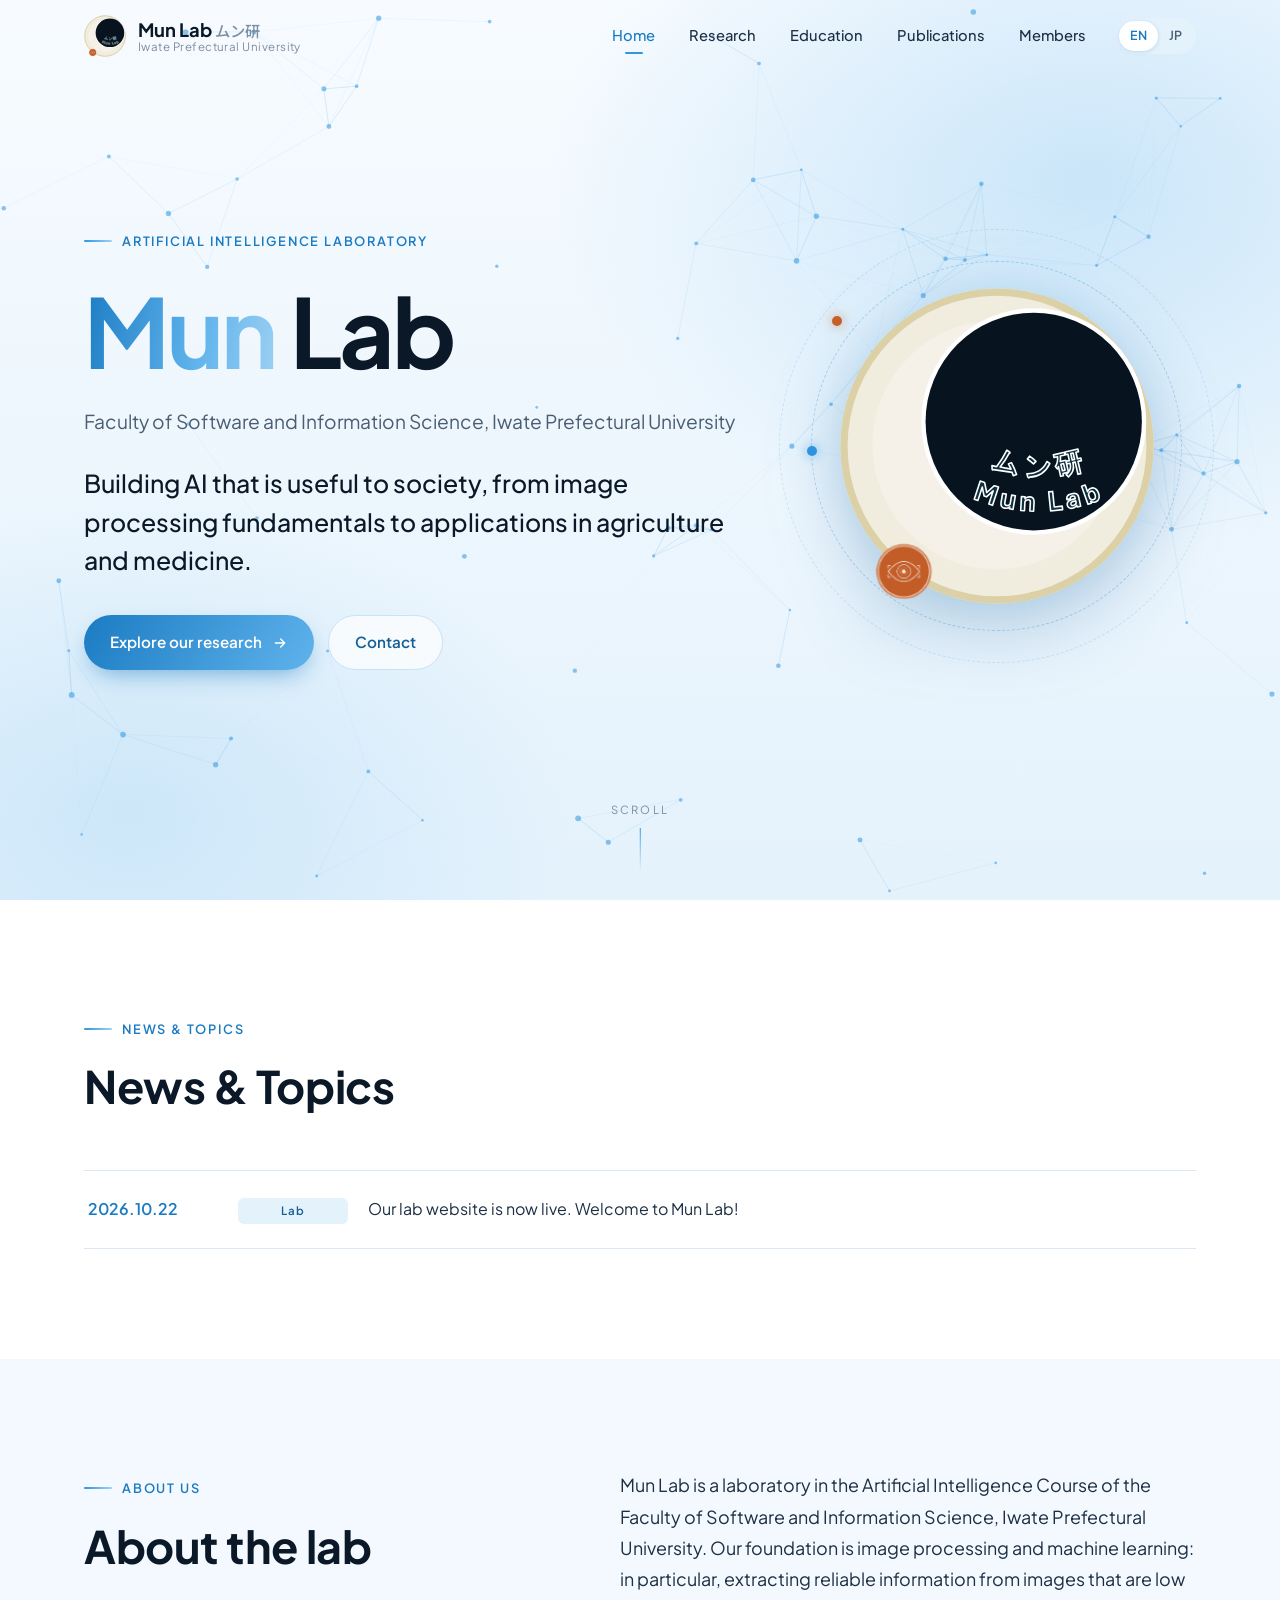
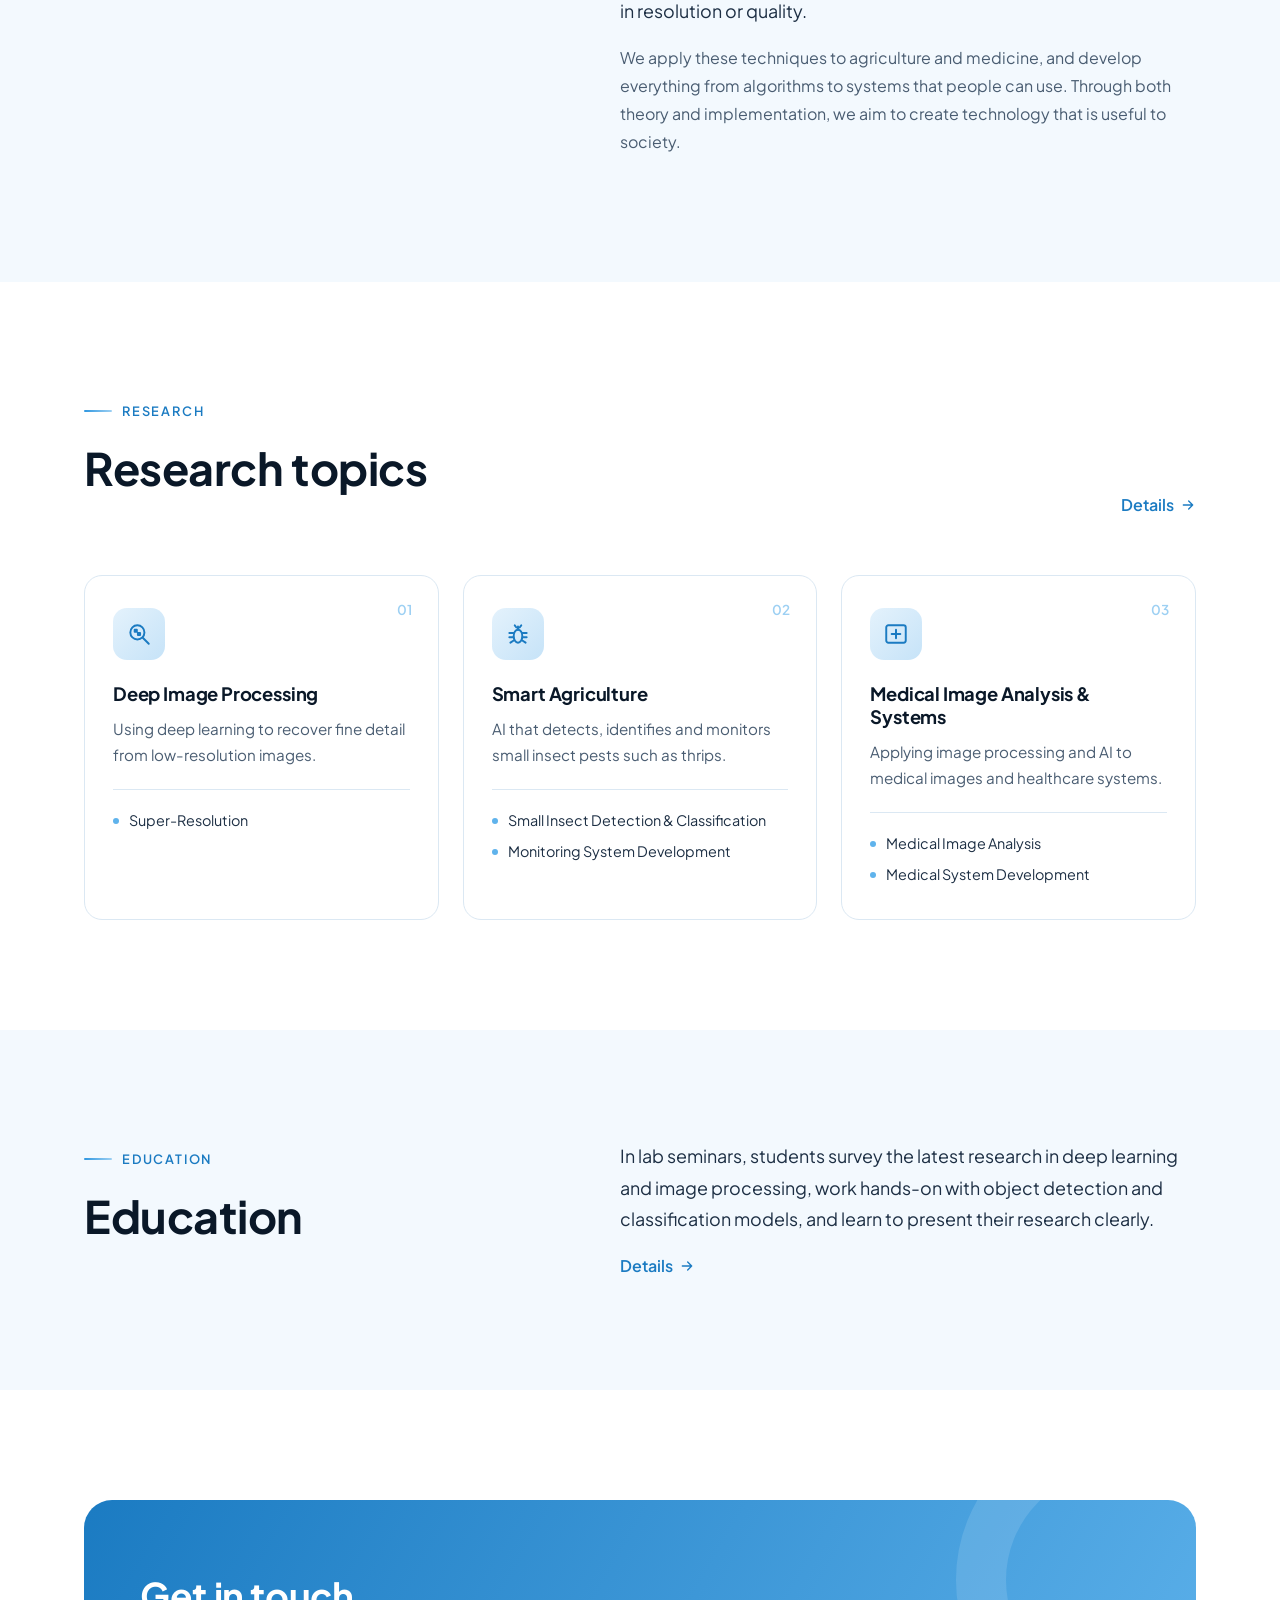
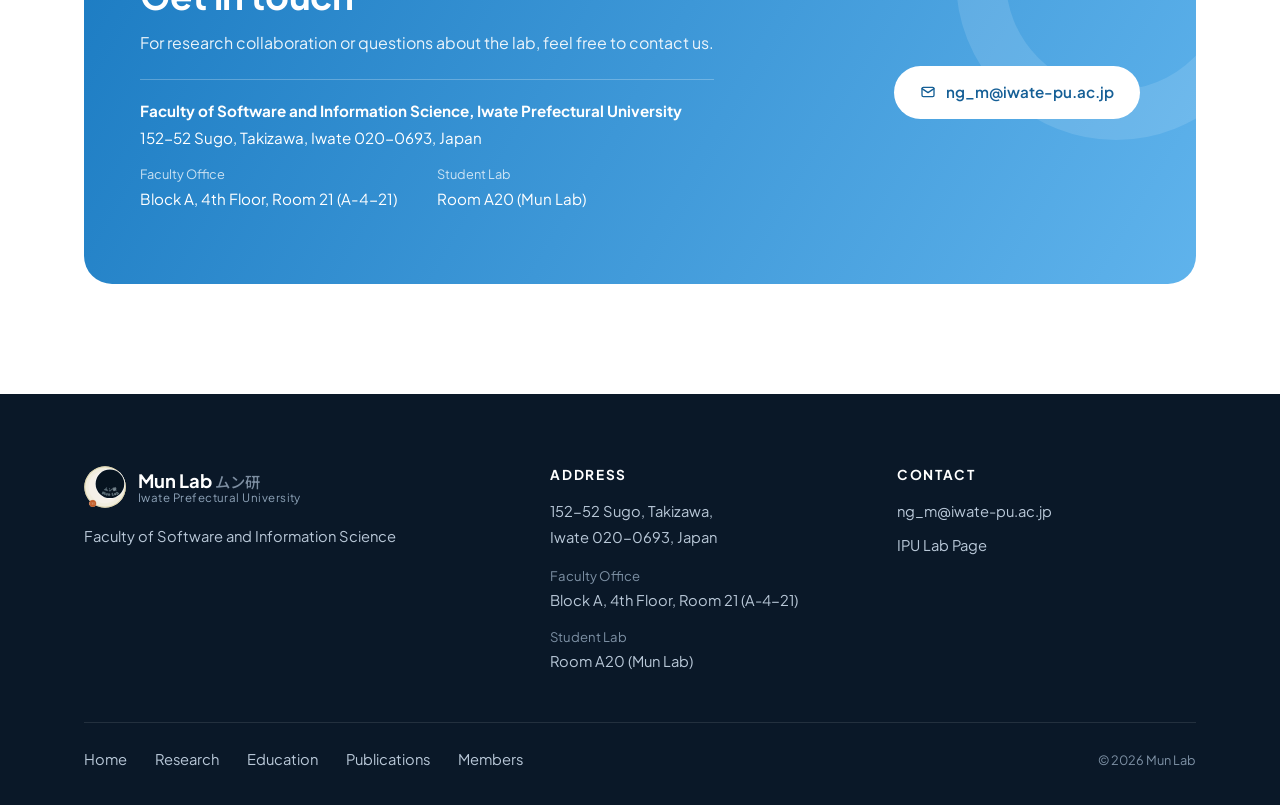
<file: index.html>
<!doctype html>
<html lang="en" data-lang="en">
<head>
  <meta charset="utf-8">
  <meta name="viewport" content="width=device-width, initial-scale=1">
  <title>Mun Lab | Iwate Prefectural University</title>
  <meta name="description" content="Mun Lab (ムン研) — AI laboratory at Iwate Prefectural University working on deep image processing and super-resolution, smart agriculture, and medical image analysis.">
  <link rel="icon" href="assets/logo.svg" type="image/svg+xml">
  <link rel="preconnect" href="https://fonts.googleapis.com">
  <link rel="preconnect" href="https://fonts.gstatic.com" crossorigin>
  <link href="https://fonts.googleapis.com/css2?family=Plus+Jakarta+Sans:wght@400;500;600;700;800&family=Noto+Sans+JP:wght@400;500;700&display=swap" rel="stylesheet">
  <link rel="stylesheet" href="css/style.css?v=2.5">
  <script>(function(){var l;try{l=localStorage.getItem("lang")}catch(e){}if(!l)l=(navigator.language||"").slice(0,2)==="ja"?"ja":"en";document.documentElement.setAttribute("data-lang",l);document.documentElement.lang=l})()</script>
</head>
<body data-page="home"
      data-title-en="Mun Lab | Iwate Prefectural University"
      data-title-ja="ムン研究室 | 岩手県立大学">

  <div id="site-header"></div>

  <main>
    <!-- ===== Hero ===== -->
    <section class="hero">
      <canvas class="net-canvas" aria-hidden="true"></canvas>
      <div class="container hero-content">
        <div>
          <div class="eyebrow reveal">
            <span data-l="en">Artificial Intelligence Laboratory</span>
            <span data-l="ja">人工知能研究室</span>
          </div>
          <h1 class="words"><span class="grad">Mun</span> Lab</h1>
          <p class="hero-sub reveal" style="--d:.3s">
            <span data-l="en">Faculty of Software and Information Science, Iwate Prefectural University</span>
            <span data-l="ja">岩手県立大学 ソフトウェア情報学部 ムン研究室</span>
          </p>
          <p class="hero-lead words" style="--d:.5s" data-l="en">Building AI that is useful to society, from image processing fundamentals to applications in agriculture and medicine.</p>
          <p class="hero-lead words" style="--d:.5s" data-l="ja">画像処理の基礎から農業・医療への応用まで、社会に役立つAIをつくる。</p>
          <div class="hero-actions reveal" style="--d:.8s">
            <a class="btn btn-primary" href="research.html">
              <span data-l="en">Explore our research</span><span data-l="ja">研究内容を見る</span>
              <svg viewBox="0 0 24 24" fill="none" stroke="currentColor" stroke-width="2" stroke-linecap="round" stroke-linejoin="round"><path d="M5 12h14M13 6l6 6-6 6"/></svg>
            </a>
            <a class="btn btn-ghost" href="#contact">
              <span data-l="en">Contact</span><span data-l="ja">お問い合わせ</span>
            </a>
          </div>
        </div>
        <div class="hero-logo reveal" style="--d:.4s">
          <span class="orbit"></span>
          <span class="orbit o2"></span>
          <span class="logo-badge"><img src="assets/logo.svg" alt="Mun Lab logo"></span>
        </div>
      </div>
      <div class="scroll-hint">Scroll</div>
    </section>

    <!-- ===== News & Topics ===== -->
    <section class="section">
      <div class="container">
        <div class="section-head">
          <div class="eyebrow reveal">News &amp; Topics</div>
          <h2 class="words" data-l="en">News &amp; Topics</h2>
          <h2 class="words" data-l="ja">お知らせ・トピックス</h2>
        </div>
        <ul class="news-list">
          <!-- Add new items at the top. Tag: Lab / Paper / Award / Event / Media -->
          <li class="news-item reveal">
            <span class="news-date">2026.10.22</span>
            <span class="tag"><span data-l="en">Lab</span><span data-l="ja">研究室</span></span>
            <span>
              <span data-l="en">Our lab website is now live. Welcome to Mun Lab!</span>
              <span data-l="ja">研究室のホームページを公開しました。</span>
            </span>
          </li>
        </ul>
      </div>
    </section>

    <!-- ===== About ===== -->
    <section class="section tint">
      <div class="container split">
        <div>
          <div class="eyebrow reveal">About us</div>
          <h2 class="words" data-l="en">About the lab</h2>
          <h2 class="words" data-l="ja">研究室について</h2>
        </div>
        <div>
          <p class="lead-text reveal" data-l="en">
            Mun Lab is a laboratory in the Artificial Intelligence Course of the Faculty of Software and Information
            Science, Iwate Prefectural University. Our foundation is image processing and machine learning: in particular,
            extracting reliable information from images that are low in resolution or quality.
          </p>
          <p class="lead-text reveal" data-l="ja">
            ムン研究室は、岩手県立大学ソフトウェア情報学部 人工知能コースの研究室です。画像処理と機械学習を基盤とし、特に解像度や画質が十分でない画像から信頼できる情報を引き出す技術に取り組んでいます。
          </p>
          <p class="reveal" data-l="en" style="color:var(--ink-2)">
            We apply these techniques to agriculture and medicine, and develop everything from algorithms to systems
            that people can use. Through both theory and implementation, we aim to create technology that is useful to society.
          </p>
          <p class="reveal" data-l="ja" style="color:var(--ink-2)">
            これらの技術を農業・医療分野へ応用し、アルゴリズムから実際に使えるシステムまでを開発しています。理論と実装の両面から、社会に役立つ技術の創出を目指しています。
          </p>
        </div>
      </div>
    </section>

    <!-- ===== Research ===== -->
    <section class="section">
      <div class="container">
        <div class="section-head with-link">
          <div>
            <div class="eyebrow reveal">Research</div>
            <h2 class="words" data-l="en">Research topics</h2>
            <h2 class="words" data-l="ja">研究テーマ</h2>
          </div>
          <a class="more-link reveal" href="research.html"><span data-l="en">Details</span><span data-l="ja">詳細</span> <svg viewBox="0 0 24 24" fill="none" stroke="currentColor" stroke-width="2" stroke-linecap="round" stroke-linejoin="round"><path d="M5 12h14M13 6l6 6-6 6"/></svg></a>
        </div>
        <div class="topic-cards">
          <a class="card topic-card reveal" href="research.html#topic1" style="--d:0s">
            <span class="card-num">01</span>
            <div class="card-icon"><svg viewBox="0 0 24 24" fill="none" stroke="currentColor" stroke-width="1.8" stroke-linecap="round" stroke-linejoin="round"><circle cx="10.5" cy="10.5" r="6.5"/><path d="M15.5 15.5L21 21M8 8h2v2H8zM11 11h2v2h-2z"/></svg></div>
            <h3 data-l="en">Deep Image Processing</h3><h3 data-l="ja">深層画像処理</h3>
            <p data-l="en">Using deep learning to recover fine detail from low-resolution images.</p>
            <p data-l="ja">深層学習を用いて、低解像度の画像から精細な情報を復元。</p>
            <ul>
              <li><span data-l="en">Super-Resolution</span><span data-l="ja">超解像</span></li>
            </ul>
          </a>
          <a class="card topic-card reveal" href="research.html#topic2" style="--d:.1s">
            <span class="card-num">02</span>
            <div class="card-icon"><svg viewBox="0 0 24 24" fill="none" stroke="currentColor" stroke-width="1.8" stroke-linecap="round" stroke-linejoin="round"><ellipse cx="12" cy="14" rx="4" ry="6"/><path d="M12 8V5M9 4l1.5 2M15 4l-1.5 2M8 11H4M8 15H4M8 18l-3 2M16 11h4M16 15h4M16 18l3 2"/></svg></div>
            <h3 data-l="en">Smart Agriculture</h3><h3 data-l="ja">スマート農業</h3>
            <p data-l="en">AI that detects, identifies and monitors small insect pests such as thrips.</p>
            <p data-l="ja">アザミウマなどの微小害虫を検出・識別し、発生状況をモニタリングするAI技術。</p>
            <ul>
              <li><span data-l="en">Small Insect Detection &amp; Classification</span><span data-l="ja">微小害虫の検出・分類</span></li>
              <li><span data-l="en">Monitoring System Development</span><span data-l="ja">モニタリングシステムの開発</span></li>
            </ul>
          </a>
          <a class="card topic-card reveal" href="research.html#topic3" style="--d:.2s">
            <span class="card-num">03</span>
            <div class="card-icon"><svg viewBox="0 0 24 24" fill="none" stroke="currentColor" stroke-width="1.8" stroke-linecap="round" stroke-linejoin="round"><rect x="3" y="4" width="18" height="16" rx="2"/><path d="M12 8v8M8 12h8"/></svg></div>
            <h3 data-l="en">Medical Image Analysis &amp; Systems</h3><h3 data-l="ja">医療画像解析・医用システム開発</h3>
            <p data-l="en">Applying image processing and AI to medical images and healthcare systems.</p>
            <p data-l="ja">画像処理とAIを、医用画像の解析と医療システムに応用。</p>
            <ul>
              <li><span data-l="en">Medical Image Analysis</span><span data-l="ja">医療画像解析</span></li>
              <li><span data-l="en">Medical System Development</span><span data-l="ja">医用システム開発</span></li>
            </ul>
          </a>
        </div>
      </div>
    </section>

    <!-- ===== Education ===== -->
    <section class="section tint">
      <div class="container split">
        <div>
          <div class="eyebrow reveal">Education</div>
          <h2 class="words" data-l="en">Education</h2>
          <h2 class="words" data-l="ja">教育</h2>
        </div>
        <div>
          <p class="lead-text reveal" data-l="en">
            In lab seminars, students survey the latest research in deep learning and image processing, work hands-on
            with object detection and classification models, and learn to present their research clearly.
          </p>
          <p class="lead-text reveal" data-l="ja">
            ゼミ・演習では、深層学習や画像処理に関する最新研究の調査、物体検出・分類モデルを用いた実践的な実験と評価、研究内容を分かりやすく伝えるプレゼンテーションに取り組みます。
          </p>
          <a class="more-link reveal" href="education.html"><span data-l="en">Details</span><span data-l="ja">詳細</span> <svg viewBox="0 0 24 24" fill="none" stroke="currentColor" stroke-width="2" stroke-linecap="round" stroke-linejoin="round"><path d="M5 12h14M13 6l6 6-6 6"/></svg></a>
        </div>
      </div>
    </section>

    <!-- ===== Contact ===== -->
    <section class="section" id="contact">
      <div class="container">
        <div class="contact-band reveal">
          <div>
            <h2 data-l="en">Get in touch</h2>
            <h2 data-l="ja">お問い合わせ</h2>
            <p data-l="en">For research collaboration or questions about the lab, feel free to contact us.</p>
            <p data-l="ja">共同研究や研究室に関するご質問は、お気軽にご連絡ください。</p>
            <div class="lab-location">
              <p class="lab-addr" data-l="en"><strong>Faculty of Software and Information Science, Iwate Prefectural University</strong><br>152-52 Sugo, Takizawa, Iwate 020-0693, Japan</p>
              <p class="lab-addr" data-l="ja"><strong>岩手県立大学 ソフトウェア情報学部</strong><br>〒020-0693 岩手県滝沢市巣子152-52</p>
              <dl class="lab-rooms">
                <div>
                  <dt data-l="en">Faculty Office</dt><dt data-l="ja">教員研究室</dt>
                  <dd data-l="en">Block A, 4th Floor, Room 21 (A-4-21)</dd><dd data-l="ja">A棟4階21号室（A-4-21）</dd>
                </div>
                <div>
                  <dt data-l="en">Student Lab</dt><dt data-l="ja">学生研究室</dt>
                  <dd data-l="en">Room A20 (Mun Lab)</dd><dd data-l="ja">A20（ムン研）</dd>
                </div>
              </dl>
            </div>
          </div>
          <a class="btn" href="mailto:ng_m@iwate-pu.ac.jp">
            <svg viewBox="0 0 24 24" fill="none" stroke="currentColor" stroke-width="2" stroke-linecap="round" stroke-linejoin="round"><rect x="3" y="5" width="18" height="14" rx="2"/><path d="M3 7l9 6 9-6"/></svg>
            ng_m@iwate-pu.ac.jp
          </a>
        </div>
      </div>
    </section>
  </main>

  <div id="site-footer"></div>
  <script src="js/main.js?v=2.5"></script>
</body>
</html>
</file>
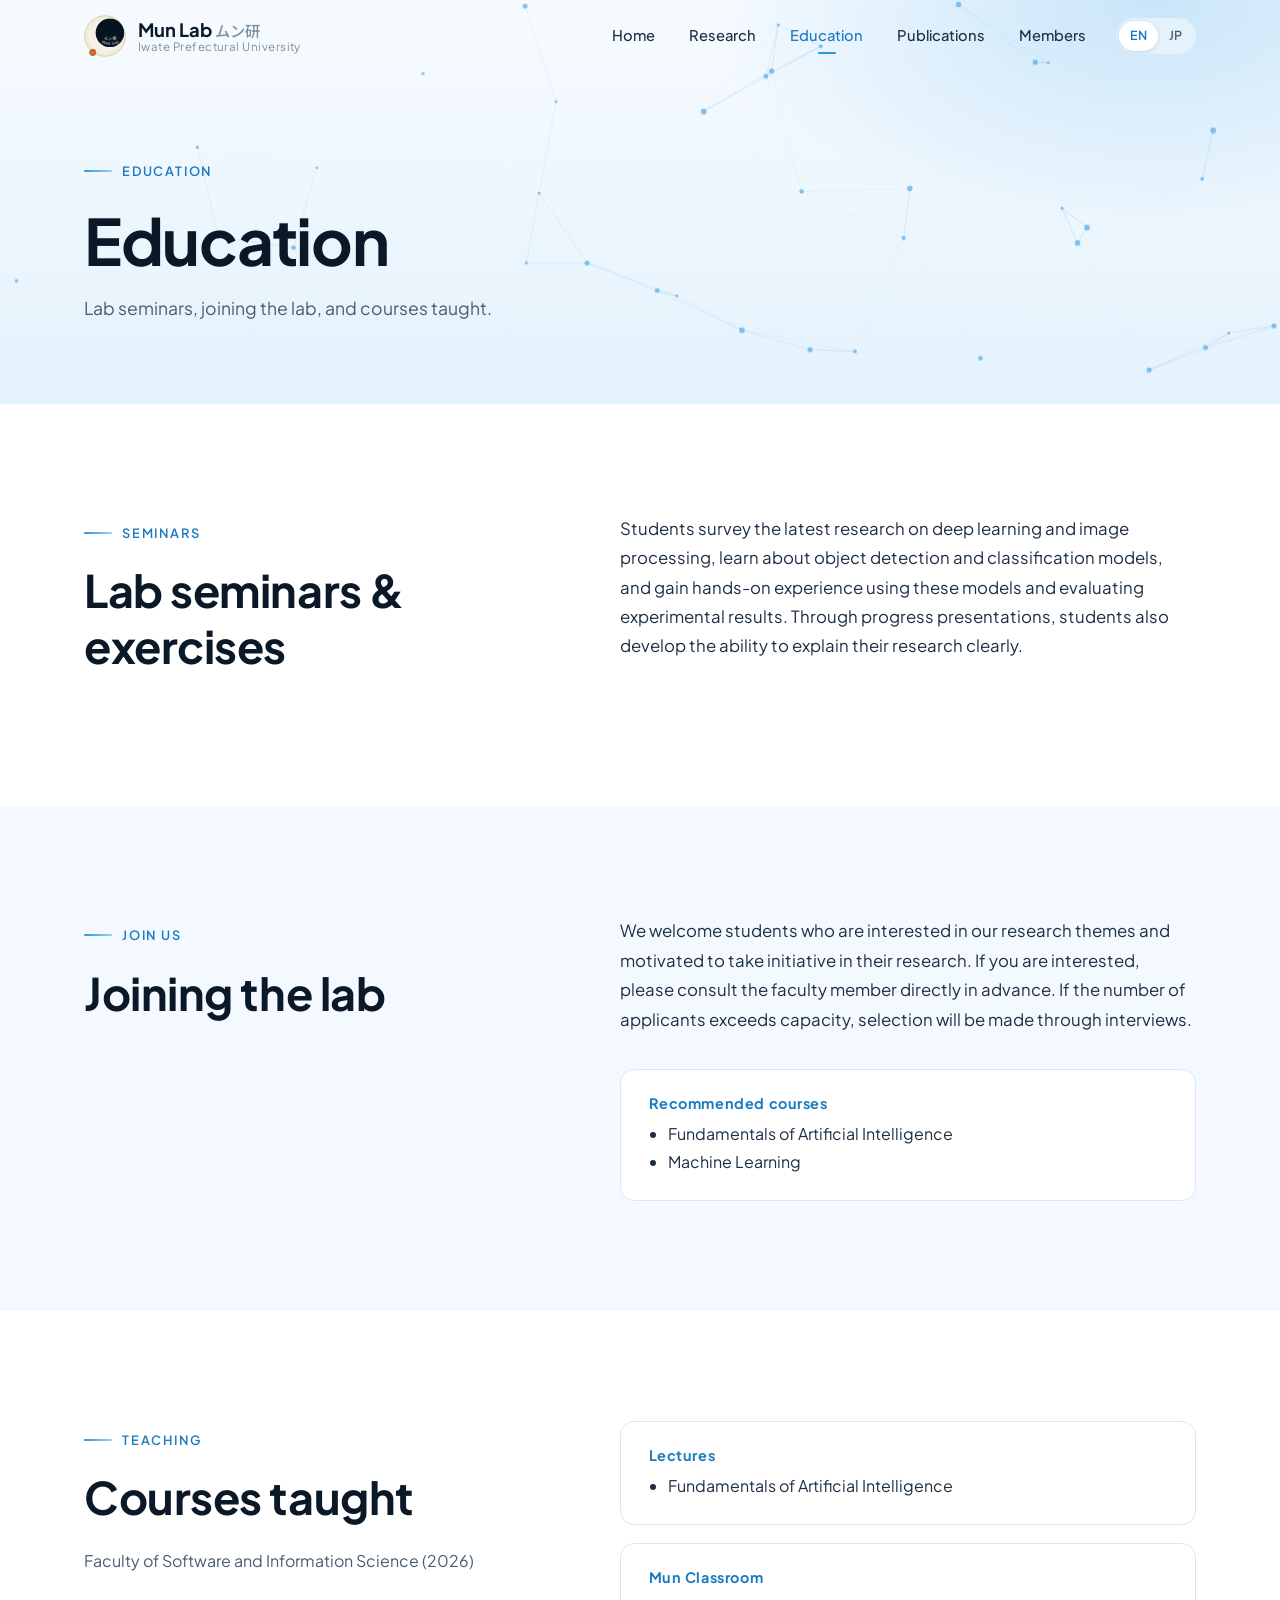
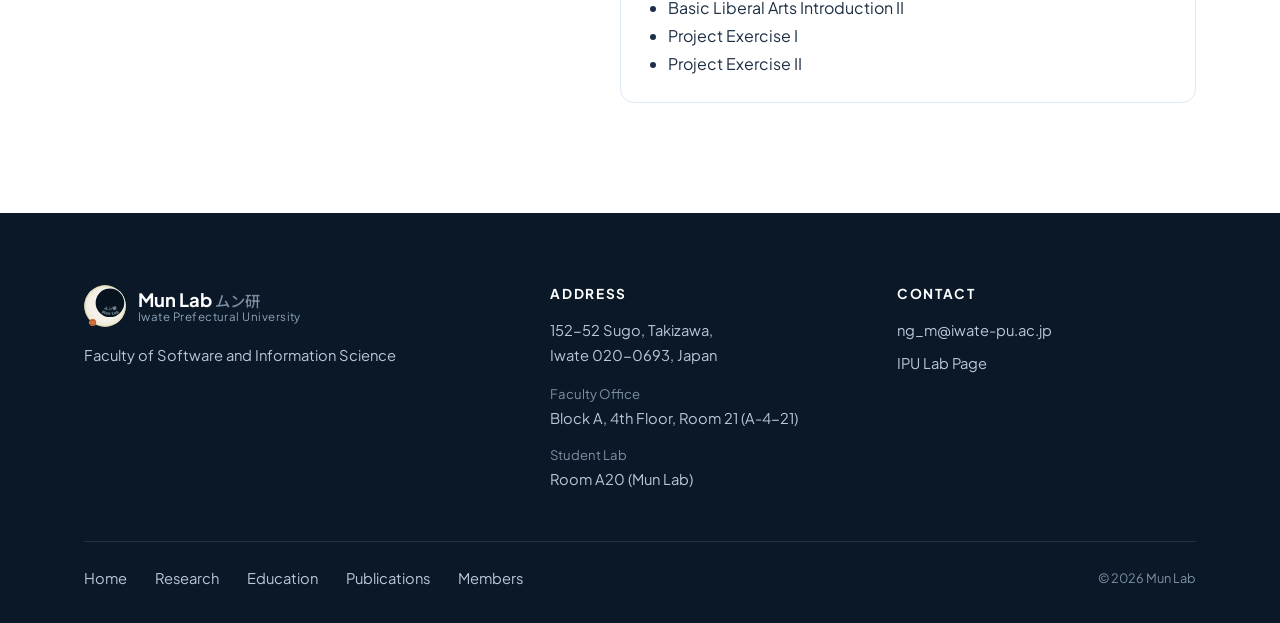
<file: education.html>
<!doctype html>
<html lang="en" data-lang="en">
<head>
  <meta charset="utf-8">
  <meta name="viewport" content="width=device-width, initial-scale=1">
  <title>Education | Mun Lab</title>
  <meta name="description" content="Education at Mun Lab, Iwate Prefectural University: lab seminars, joining the lab, and courses taught.">
  <link rel="icon" href="assets/logo.svg" type="image/svg+xml">
  <link rel="preconnect" href="https://fonts.googleapis.com">
  <link rel="preconnect" href="https://fonts.gstatic.com" crossorigin>
  <link href="https://fonts.googleapis.com/css2?family=Plus+Jakarta+Sans:wght@400;500;600;700;800&family=Noto+Sans+JP:wght@400;500;700&display=swap" rel="stylesheet">
  <link rel="stylesheet" href="css/style.css?v=2.5">
  <script>(function(){var l;try{l=localStorage.getItem("lang")}catch(e){}if(!l)l=(navigator.language||"").slice(0,2)==="ja"?"ja":"en";document.documentElement.setAttribute("data-lang",l);document.documentElement.lang=l})()</script>
</head>
<body data-page="education"
      data-title-en="Education | Mun Lab"
      data-title-ja="教育 | ムン研究室">

  <div id="site-header"></div>

  <main>
    <section class="page-hero">
      <canvas class="net-canvas" aria-hidden="true"></canvas>
      <div class="container">
        <div class="eyebrow reveal">Education</div>
        <h1 class="words" data-l="en">Education</h1>
        <h1 class="words" data-l="ja">教育</h1>
        <p class="reveal" style="--d:.3s" data-l="en">Lab seminars, joining the lab, and courses taught.</p>
        <p class="reveal" style="--d:.3s" data-l="ja">ゼミ・演習、研究室配属、担当授業について</p>
      </div>
    </section>

    <!-- ===== Seminars ===== -->
    <section class="section">
      <div class="container split">
        <div>
          <div class="eyebrow reveal">Seminars</div>
          <h2 class="words" data-l="en">Lab seminars &amp; exercises</h2>
          <h2 class="words" data-l="ja">ゼミ・演習</h2>
        </div>
        <div class="edu-text">
          <p class="reveal" data-l="en">
            Students survey the latest research on deep learning and image processing, learn about object detection and
            classification models, and gain hands-on experience using these models and evaluating experimental results.
            Through progress presentations, students also develop the ability to explain their research clearly.
          </p>
          <p class="reveal" data-l="ja">
            深層学習や画像処理に関する最新の関連研究の調査を行います。また、物体検出・分類モデルについて学び、関連するモデルを実際に使用しながら、実験結果の評価方法を身につけます。さらに、研究の進捗状況を発表し、分かりやすく説明するためのプレゼンテーション能力を養います。
          </p>
        </div>
      </div>
    </section>

    <!-- ===== Joining the lab ===== -->
    <section class="section tint">
      <div class="container split">
        <div>
          <div class="eyebrow reveal">Join us</div>
          <h2 class="words" data-l="en">Joining the lab</h2>
          <h2 class="words" data-l="ja">研究室配属について</h2>
        </div>
        <div class="edu-groups">
          <div class="edu-text">
            <p class="reveal" data-l="en">
            We welcome students who are interested in our research themes and motivated to take initiative in their
            research. If you are interested, please consult the faculty member directly in advance. If the number of
            applicants exceeds capacity, selection will be made through interviews.
          </p>
            <p class="reveal" data-l="ja">
            研究テーマに興味を持ち、主体的に研究に取り組む意欲のある学生を歓迎します。研究内容に関心がある場合は、事前に教員へ直接相談することを推奨します。希望者が受入可能人数を超えた場合は、面談による選考を行います。
          </p>
          </div>
          <div class="edu-group reveal">
            <h3 data-l="en">Recommended courses</h3><h3 data-l="ja">履修推奨科目</h3>
            <ul>
              <li><span data-l="en">Fundamentals of Artificial Intelligence</span><span data-l="ja">人工知能基礎</span></li>
              <li><span data-l="en">Machine Learning</span><span data-l="ja">機械学習</span></li>
            </ul>
          </div>
        </div>
      </div>
    </section>

    <!-- ===== Courses ===== -->
    <section class="section">
      <div class="container split">
        <div>
          <div class="eyebrow reveal">Teaching</div>
          <h2 class="words" data-l="en">Courses taught</h2>
          <h2 class="words" data-l="ja">担当授業</h2>
          <p class="reveal" style="color:var(--ink-2)" data-l="en">Faculty of Software and Information Science (2026)</p>
          <p class="reveal" style="color:var(--ink-2)" data-l="ja">ソフトウェア情報学部（2026年度）</p>
        </div>
        <div class="edu-groups">
          <div class="edu-group reveal">
            <h3 data-l="en">Lectures</h3><h3 data-l="ja">講義</h3>
            <ul>
              <li><span data-l="en">Fundamentals of Artificial Intelligence</span><span data-l="ja">人工知能基礎</span></li>
            </ul>
          </div>
          <div class="edu-group reveal" style="--d:.1s">
            <h3 data-l="en">Mun Classroom</h3><h3 data-l="ja">ムンクラスルーム</h3>
            <ul>
              <li><span data-l="en">Basic Liberal Arts Introduction II</span><span data-l="ja">基礎教養入門Ⅱ</span></li>
              <li><span data-l="en">Project Exercise I</span><span data-l="ja">プロジェクト演習Ⅰ</span></li>
              <li><span data-l="en">Project Exercise II</span><span data-l="ja">プロジェクト演習Ⅱ</span></li>
            </ul>
          </div>
        </div>
      </div>
    </section>
  </main>

  <div id="site-footer"></div>
  <script src="js/main.js?v=2.5"></script>
</body>
</html>
</file>
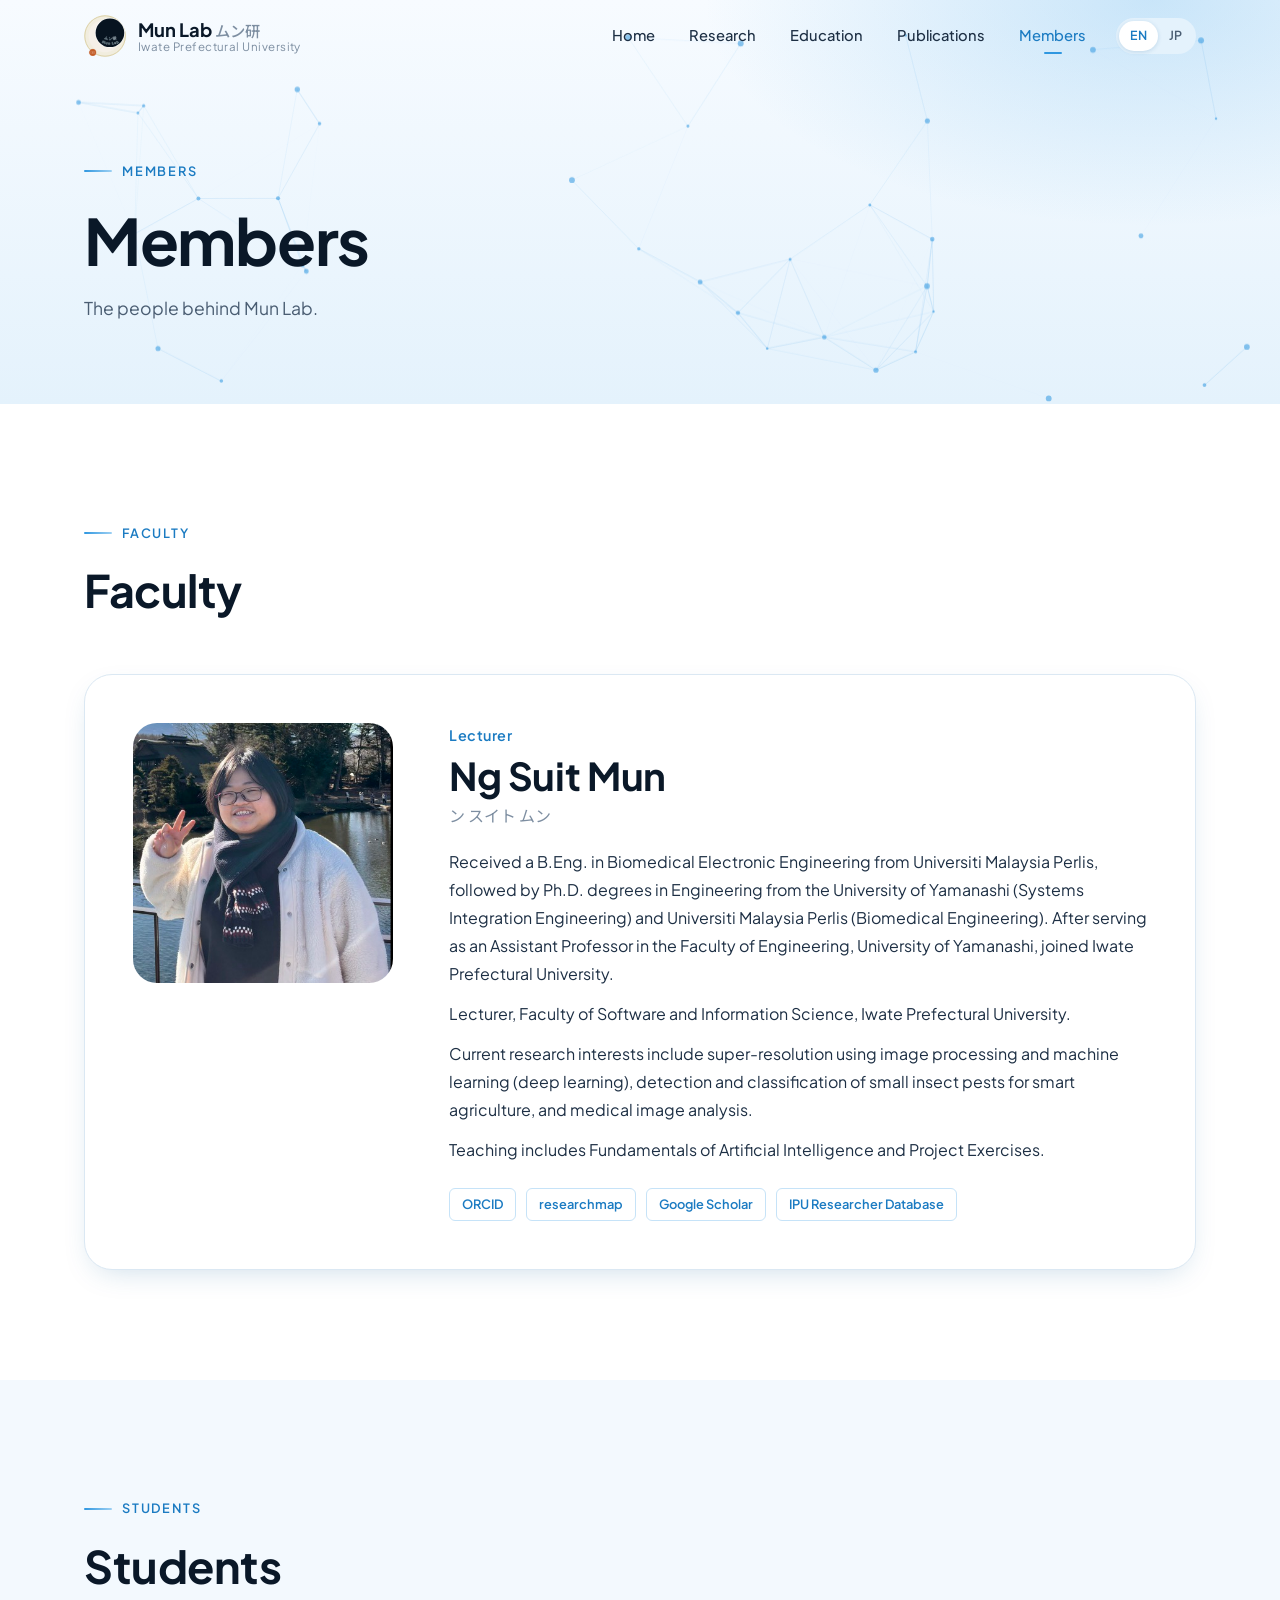
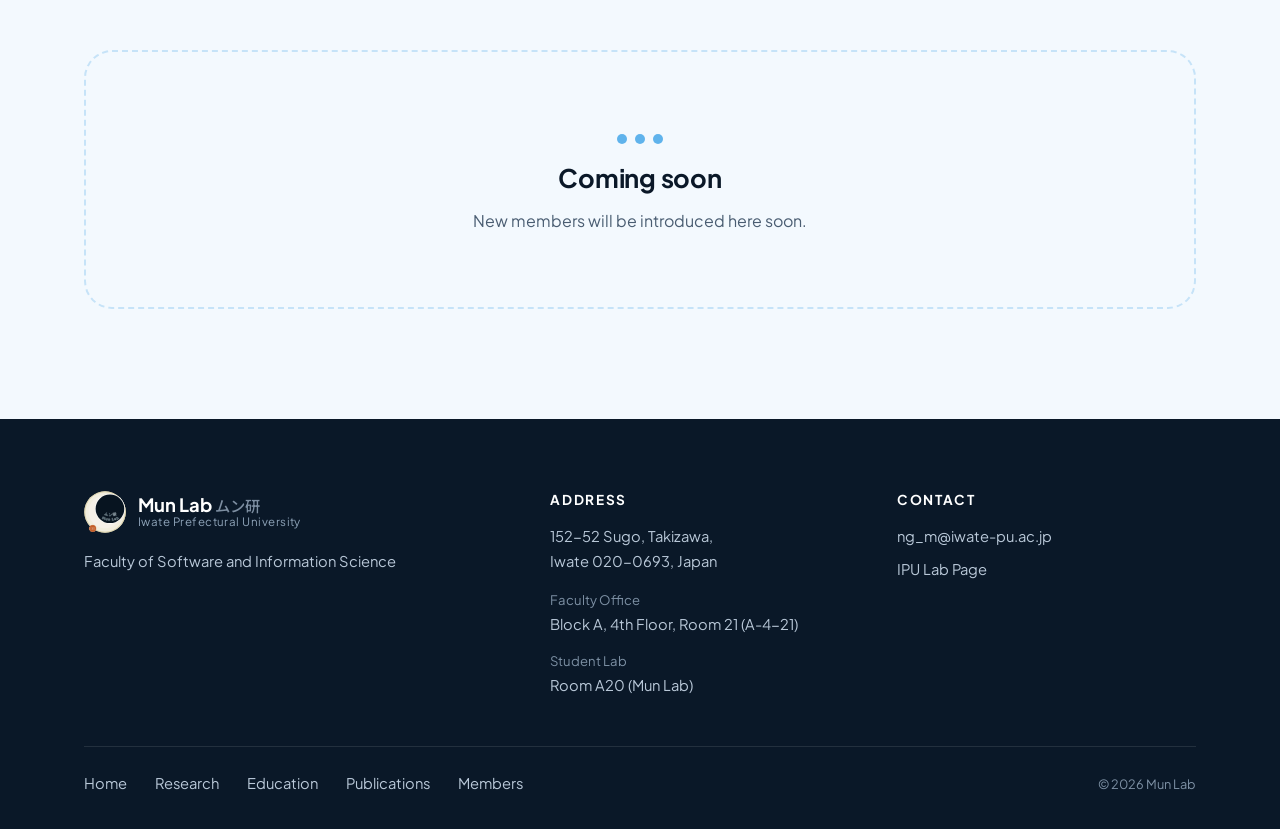
<file: members.html>
<!doctype html>
<html lang="en" data-lang="en">
<head>
  <meta charset="utf-8">
  <meta name="viewport" content="width=device-width, initial-scale=1">
  <title>Members | Mun Lab</title>
  <meta name="description" content="Members of Mun Lab, Iwate Prefectural University.">
  <link rel="icon" href="assets/logo.svg" type="image/svg+xml">
  <link rel="preconnect" href="https://fonts.googleapis.com">
  <link rel="preconnect" href="https://fonts.gstatic.com" crossorigin>
  <link href="https://fonts.googleapis.com/css2?family=Plus+Jakarta+Sans:wght@400;500;600;700;800&family=Noto+Sans+JP:wght@400;500;700&display=swap" rel="stylesheet">
  <link rel="stylesheet" href="css/style.css?v=2.5">
  <script>(function(){var l;try{l=localStorage.getItem("lang")}catch(e){}if(!l)l=(navigator.language||"").slice(0,2)==="ja"?"ja":"en";document.documentElement.setAttribute("data-lang",l);document.documentElement.lang=l})()</script>
</head>
<body data-page="members"
      data-title-en="Members | Mun Lab"
      data-title-ja="メンバー | ムン研究室">

  <div id="site-header"></div>

  <main>
    <section class="page-hero">
      <canvas class="net-canvas" aria-hidden="true"></canvas>
      <div class="container">
        <div class="eyebrow reveal">Members</div>
        <h1 class="words" data-l="en">Members</h1>
        <h1 class="words" data-l="ja">メンバー</h1>
        <p class="reveal" style="--d:.3s" data-l="en">The people behind Mun Lab.</p>
        <p class="reveal" style="--d:.3s" data-l="ja">ムン研究室のメンバー紹介</p>
      </div>
    </section>

    <!-- ===== Faculty ===== -->
    <section class="section">
      <div class="container">
        <div class="section-head">
          <div class="eyebrow reveal">Faculty</div>
          <h2 class="words" data-l="en">Faculty</h2>
          <h2 class="words" data-l="ja">教員</h2>
        </div>

        <div class="pi-card reveal">
          <div>
            <img class="avatar" src="assets/ng-suit-mun.jpg" alt="Ng Suit Mun" width="420" height="420">
          </div>
          <div>
            <div class="pi-role"><span data-l="en">Lecturer</span><span data-l="ja">講師</span></div>
            <h3 class="pi-name" data-l="en">Ng Suit Mun</h3>
            <h3 class="pi-name" data-l="ja">ン スイト ムン</h3>
            <div class="pi-kana" data-l="en">ン スイト ムン</div>
            <div class="pi-kana" data-l="ja">Ng Suit Mun</div>

            <div class="pi-bio" data-l="en">
              <p>
                Received a B.Eng. in Biomedical Electronic Engineering from Universiti Malaysia Perlis, followed by
                Ph.D. degrees in Engineering from the University of Yamanashi (Systems Integration Engineering) and
                Universiti Malaysia Perlis (Biomedical Engineering). After serving as an Assistant Professor in the
                Faculty of Engineering, University of Yamanashi, joined Iwate Prefectural University.
              </p>
              <p>Lecturer, Faculty of Software and Information Science, Iwate Prefectural University.</p>
              <p>
                Current research interests include super-resolution using image processing and machine learning
                (deep learning), detection and classification of small insect pests for smart agriculture, and
                medical image analysis.
              </p>
              <p>Teaching includes Fundamentals of Artificial Intelligence and Project Exercises.</p>
            </div>
            <div class="pi-bio" data-l="ja">
              <p>
                マレーシア・ペルリス大学でバイオメディカル電子工学を専攻し、学士（工学）を取得。その後、山梨大学大学院 医工農学総合教育部 システム統合工学コース、およびマレーシア・ペルリス大学（バイオメディカル工学）にて博士（工学）を取得。山梨大学工学部助教を経て、現職。
              </p>
              <p>岩手県立大学ソフトウェア情報学部・講師</p>
              <p>
                現在の研究専門分野は、画像処理・機械学習（深層学習）を用いた超解像技術、スマート農業における微小害虫の検出・分類、医療画像解析等。
              </p>
              <p>教育活動としては、人工知能基礎、プロジェクト演習等を担当。</p>
            </div>

            <div class="pi-links">
              <a class="pub-link" href="https://orcid.org/0000-0002-2623-1734" target="_blank" rel="noopener">ORCID</a>
              <a class="pub-link" href="https://researchmap.jp/ngsuitmun" target="_blank" rel="noopener">researchmap</a>
              <a class="pub-link" href="https://scholar.google.com/citations?hl=en&user=BmAjeDwAAAAJ" target="_blank" rel="noopener">Google Scholar</a>
              <a class="pub-link" href="https://souran.iwate-pu.ac.jp/html/200000714_ja.html" target="_blank" rel="noopener"><span data-l="en">IPU Researcher Database</span><span data-l="ja">岩手県立大学 教員総覧</span></a>
            </div>
          </div>
        </div>
      </div>
    </section>

    <!-- ===== Students ===== -->
    <section class="section tint">
      <div class="container">
        <div class="section-head">
          <div class="eyebrow reveal">Students</div>
          <h2 class="words" data-l="en">Students</h2>
          <h2 class="words" data-l="ja">学生</h2>
        </div>
        <div class="coming-soon reveal">
          <div class="dots"><span></span><span></span><span></span></div>
          <h3 data-l="en">Coming soon</h3>
          <h3 data-l="ja">準備中</h3>
          <p data-l="en">New members will be introduced here soon.</p>
          <p data-l="ja">メンバーはこちらで順次ご紹介します。</p>
        </div>
      </div>
    </section>
  </main>

  <div id="site-footer"></div>
  <script src="js/main.js?v=2.5"></script>
</body>
</html>
</file>
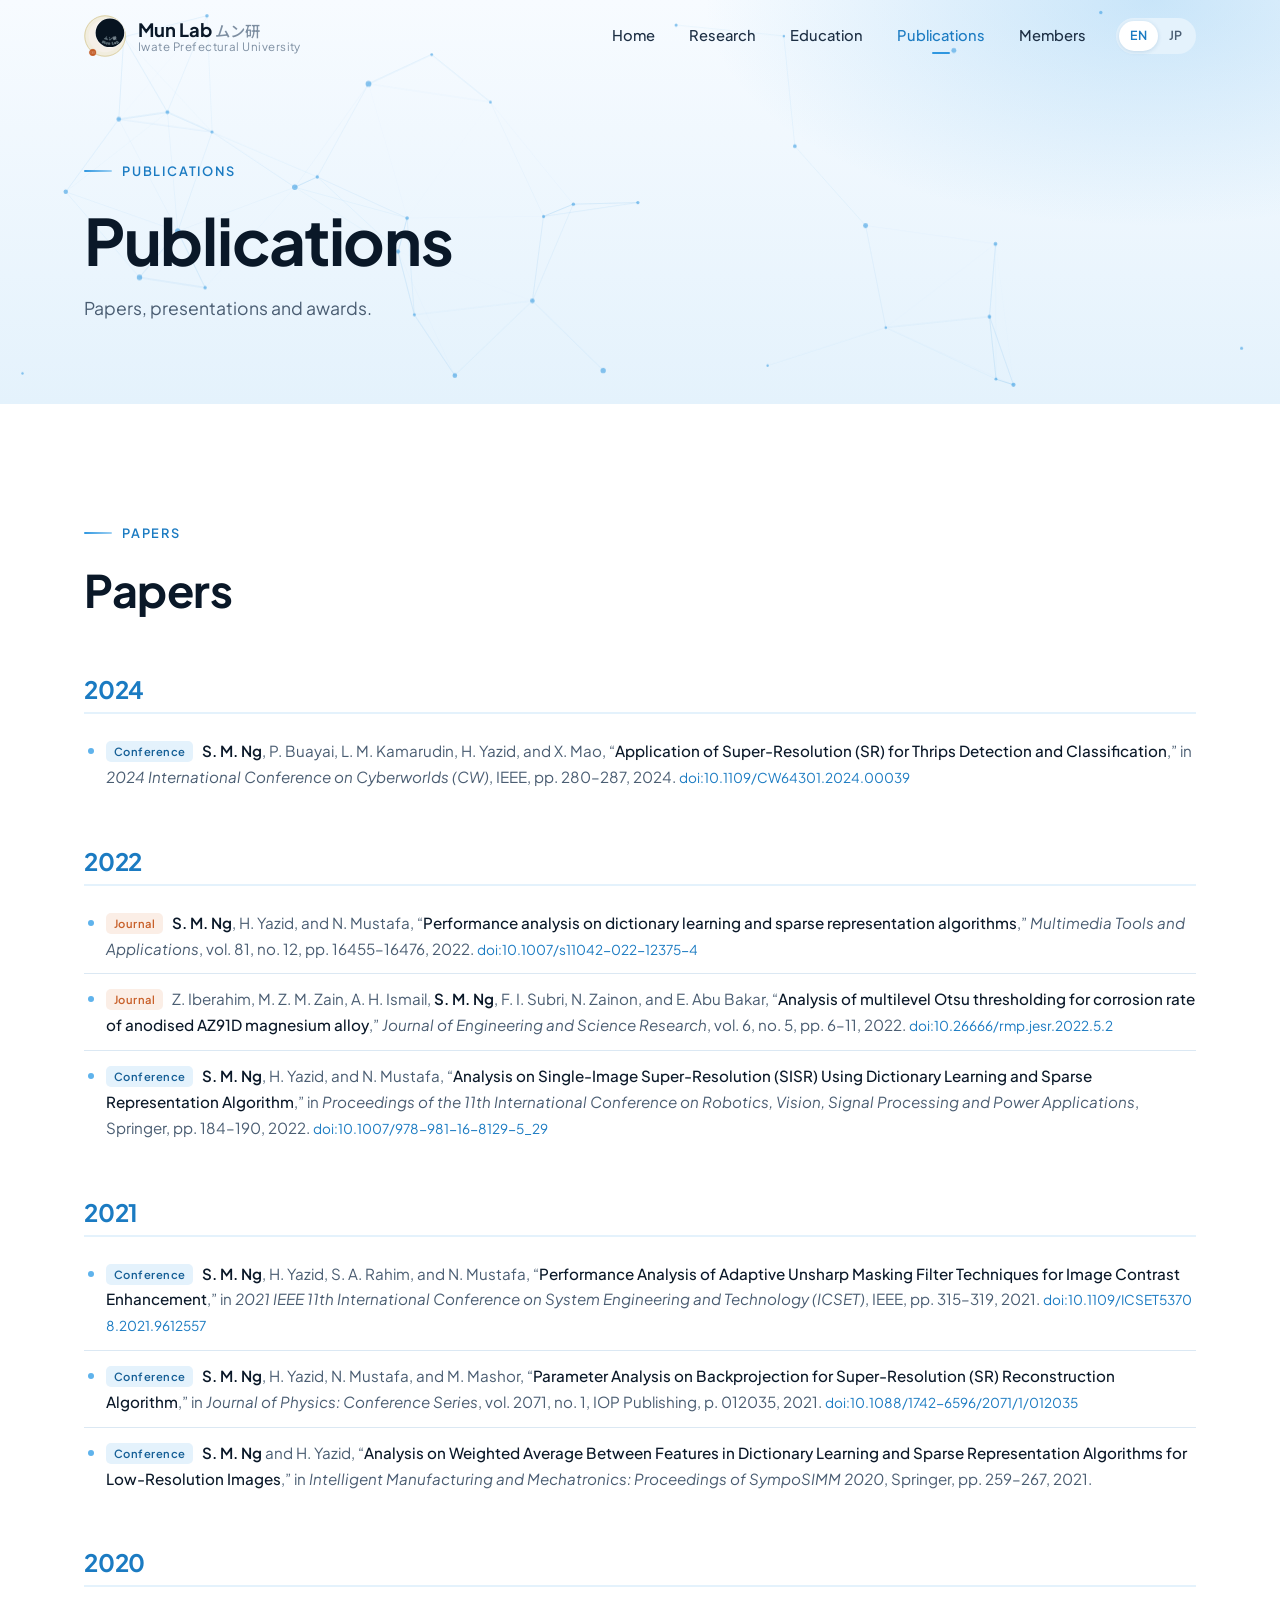
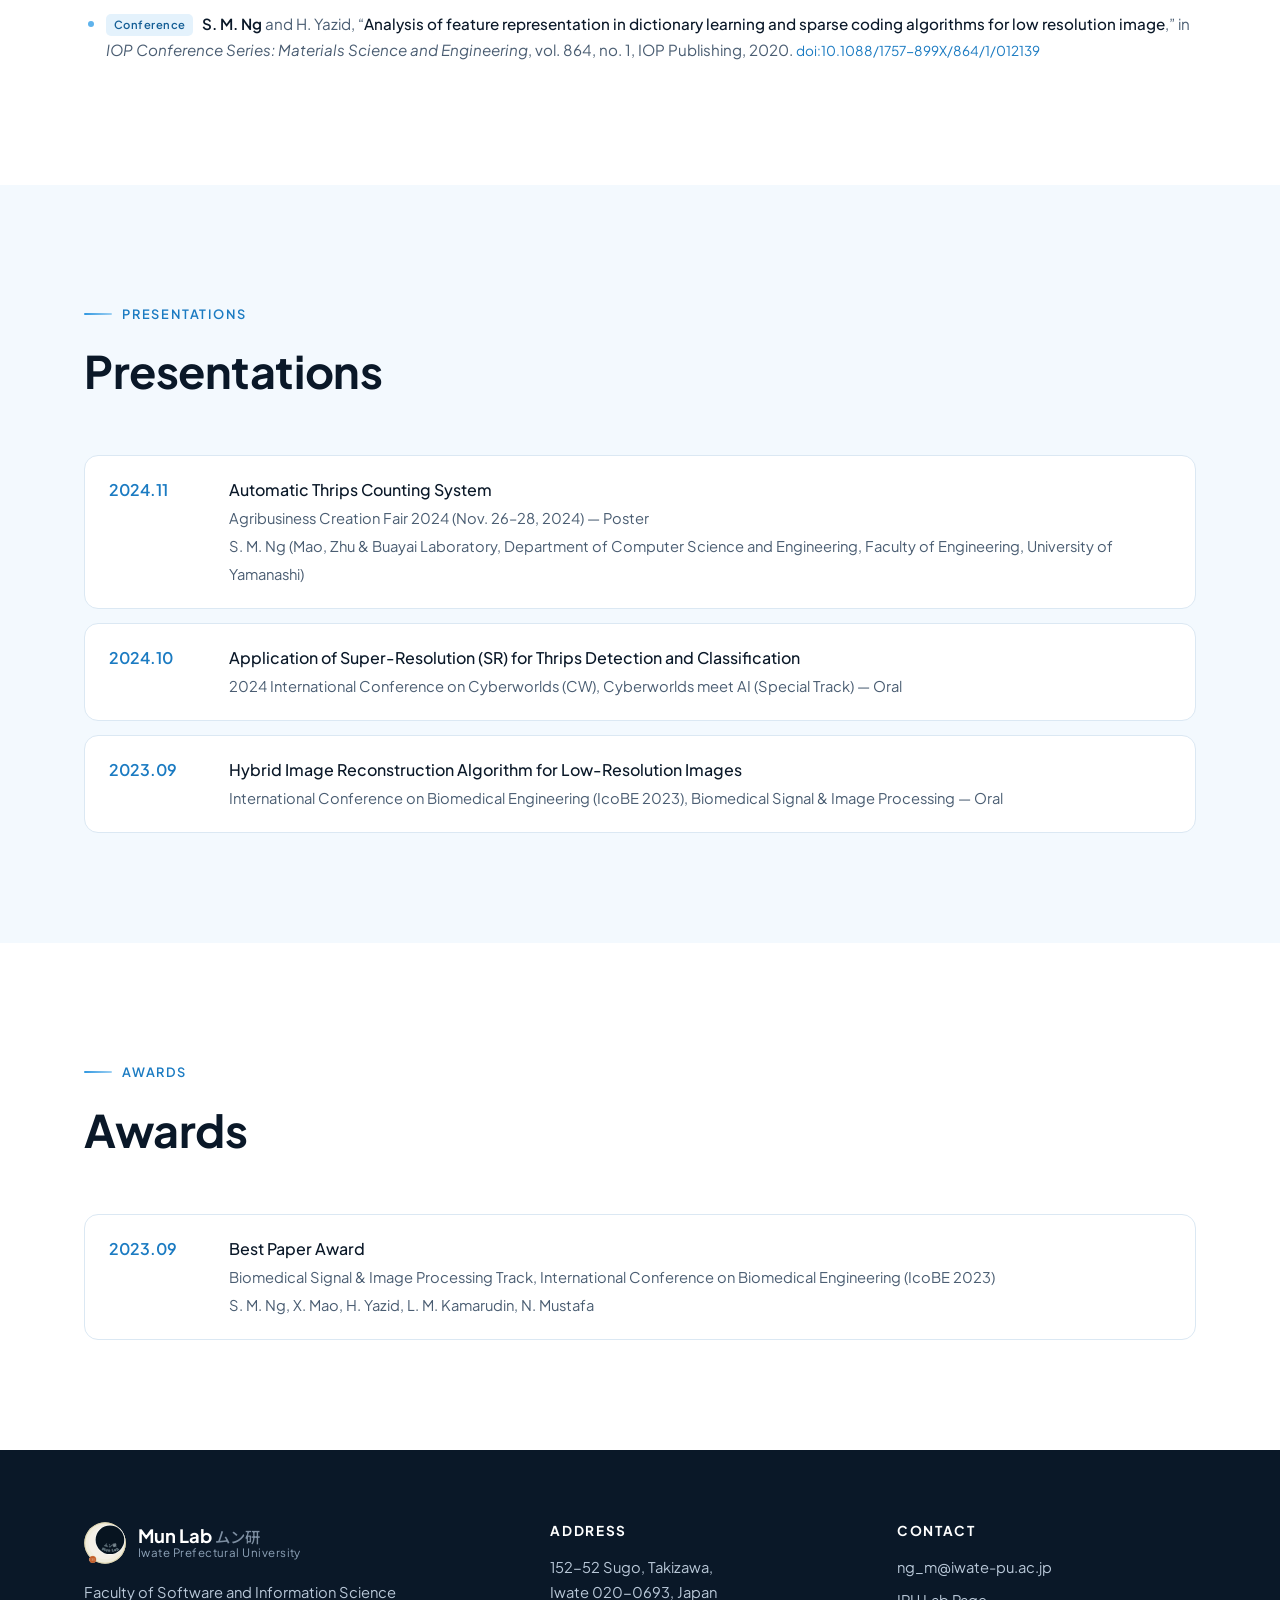
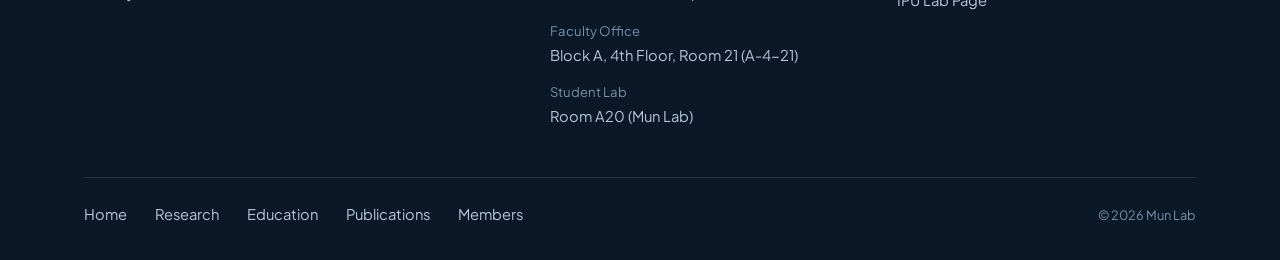
<file: publications.html>
<!doctype html>
<html lang="en" data-lang="en">
<head>
  <meta charset="utf-8">
  <meta name="viewport" content="width=device-width, initial-scale=1">
  <title>Publications | Mun Lab</title>
  <meta name="description" content="Publications, presentations and awards of Mun Lab, Iwate Prefectural University.">
  <link rel="icon" href="assets/logo.svg" type="image/svg+xml">
  <link rel="preconnect" href="https://fonts.googleapis.com">
  <link rel="preconnect" href="https://fonts.gstatic.com" crossorigin>
  <link href="https://fonts.googleapis.com/css2?family=Plus+Jakarta+Sans:wght@400;500;600;700;800&family=Noto+Sans+JP:wght@400;500;700&display=swap" rel="stylesheet">
  <link rel="stylesheet" href="css/style.css?v=2.5">
  <script>(function(){var l;try{l=localStorage.getItem("lang")}catch(e){}if(!l)l=(navigator.language||"").slice(0,2)==="ja"?"ja":"en";document.documentElement.setAttribute("data-lang",l);document.documentElement.lang=l})()</script>
</head>
<body data-page="publications"
      data-title-en="Publications | Mun Lab"
      data-title-ja="業績 | ムン研究室">

  <div id="site-header"></div>

  <main>
    <section class="page-hero">
      <canvas class="net-canvas" aria-hidden="true"></canvas>
      <div class="container">
        <div class="eyebrow reveal">Publications</div>
        <h1 class="words" data-l="en">Publications</h1>
        <h1 class="words" data-l="ja">研究業績</h1>
        <p class="reveal" style="--d:.3s" data-l="en">Papers, presentations and awards.</p>
        <p class="reveal" style="--d:.3s" data-l="ja">論文・研究発表・受賞など</p>
      </div>
    </section>

    <!-- ===== Papers ===== -->
    <section class="section">
      <div class="container">
        <div class="section-head">
          <div class="eyebrow reveal">Papers</div>
          <h2 class="words" data-l="en">Papers</h2>
          <h2 class="words" data-l="ja">論文</h2>
        </div>

        <!--
          To add a paper: copy one <li> block into the right year (newest first).
          Type tag: pub-type = Journal, pub-type conf = Conference.
          Lab members' names go in <b>...</b>.
        -->
        <h3 class="pub-year-title reveal">2024</h3>
        <ul class="pub-list">
          <li class="reveal">
            <span class="pub-type conf"><span data-l="en">Conference</span><span data-l="ja">国際会議</span></span>
            <b>S. M. Ng</b>, P. Buayai, L. M. Kamarudin, H. Yazid, and X. Mao, “<span class="pub-title">Application of Super-Resolution (SR) for Thrips Detection and Classification</span>,” in <i>2024 International Conference on Cyberworlds (CW)</i>, IEEE, pp. 280–287, 2024.
            <a class="pub-doi" href="https://doi.org/10.1109/CW64301.2024.00039" target="_blank" rel="noopener">doi:10.1109/CW64301.2024.00039</a>
          </li>
        </ul>

        <h3 class="pub-year-title reveal">2022</h3>
        <ul class="pub-list">
          <li class="reveal">
            <span class="pub-type"><span data-l="en">Journal</span><span data-l="ja">論文誌</span></span>
            <b>S. M. Ng</b>, H. Yazid, and N. Mustafa, “<span class="pub-title">Performance analysis on dictionary learning and sparse representation algorithms</span>,” <i>Multimedia Tools and Applications</i>, vol. 81, no. 12, pp. 16455–16476, 2022.
            <a class="pub-doi" href="https://doi.org/10.1007/s11042-022-12375-4" target="_blank" rel="noopener">doi:10.1007/s11042-022-12375-4</a>
          </li>
          <li class="reveal">
            <span class="pub-type"><span data-l="en">Journal</span><span data-l="ja">論文誌</span></span>
            Z. Iberahim, M. Z. M. Zain, A. H. Ismail, <b>S. M. Ng</b>, F. I. Subri, N. Zainon, and E. Abu Bakar, “<span class="pub-title">Analysis of multilevel Otsu thresholding for corrosion rate of anodised AZ91D magnesium alloy</span>,” <i>Journal of Engineering and Science Research</i>, vol. 6, no. 5, pp. 6–11, 2022.
            <a class="pub-doi" href="https://doi.org/10.26666/rmp.jesr.2022.5.2" target="_blank" rel="noopener">doi:10.26666/rmp.jesr.2022.5.2</a>
          </li>
          <li class="reveal">
            <span class="pub-type conf"><span data-l="en">Conference</span><span data-l="ja">国際会議</span></span>
            <b>S. M. Ng</b>, H. Yazid, and N. Mustafa, “<span class="pub-title">Analysis on Single-Image Super-Resolution (SISR) Using Dictionary Learning and Sparse Representation Algorithm</span>,” in <i>Proceedings of the 11th International Conference on Robotics, Vision, Signal Processing and Power Applications</i>, Springer, pp. 184–190, 2022.
            <a class="pub-doi" href="https://doi.org/10.1007/978-981-16-8129-5_29" target="_blank" rel="noopener">doi:10.1007/978-981-16-8129-5_29</a>
          </li>
        </ul>

        <h3 class="pub-year-title reveal">2021</h3>
        <ul class="pub-list">
          <li class="reveal">
            <span class="pub-type conf"><span data-l="en">Conference</span><span data-l="ja">国際会議</span></span>
            <b>S. M. Ng</b>, H. Yazid, S. A. Rahim, and N. Mustafa, “<span class="pub-title">Performance Analysis of Adaptive Unsharp Masking Filter Techniques for Image Contrast Enhancement</span>,” in <i>2021 IEEE 11th International Conference on System Engineering and Technology (ICSET)</i>, IEEE, pp. 315–319, 2021.
            <a class="pub-doi" href="https://doi.org/10.1109/ICSET53708.2021.9612557" target="_blank" rel="noopener">doi:10.1109/ICSET53708.2021.9612557</a>
          </li>
          <li class="reveal">
            <span class="pub-type conf"><span data-l="en">Conference</span><span data-l="ja">国際会議</span></span>
            <b>S. M. Ng</b>, H. Yazid, N. Mustafa, and M. Mashor, “<span class="pub-title">Parameter Analysis on Backprojection for Super-Resolution (SR) Reconstruction Algorithm</span>,” in <i>Journal of Physics: Conference Series</i>, vol. 2071, no. 1, IOP Publishing, p. 012035, 2021.
            <a class="pub-doi" href="https://doi.org/10.1088/1742-6596/2071/1/012035" target="_blank" rel="noopener">doi:10.1088/1742-6596/2071/1/012035</a>
          </li>
          <li class="reveal">
            <span class="pub-type conf"><span data-l="en">Conference</span><span data-l="ja">国際会議</span></span>
            <b>S. M. Ng</b> and H. Yazid, “<span class="pub-title">Analysis on Weighted Average Between Features in Dictionary Learning and Sparse Representation Algorithms for Low-Resolution Images</span>,” in <i>Intelligent Manufacturing and Mechatronics: Proceedings of SympoSIMM 2020</i>, Springer, pp. 259–267, 2021.
          </li>
        </ul>

        <h3 class="pub-year-title reveal">2020</h3>
        <ul class="pub-list">
          <li class="reveal">
            <span class="pub-type conf"><span data-l="en">Conference</span><span data-l="ja">国際会議</span></span>
            <b>S. M. Ng</b> and H. Yazid, “<span class="pub-title">Analysis of feature representation in dictionary learning and sparse coding algorithms for low resolution image</span>,” in <i>IOP Conference Series: Materials Science and Engineering</i>, vol. 864, no. 1, IOP Publishing, 2020.
            <a class="pub-doi" href="https://doi.org/10.1088/1757-899X/864/1/012139" target="_blank" rel="noopener">doi:10.1088/1757-899X/864/1/012139</a>
          </li>
        </ul>
      </div>
    </section>

    <!-- ===== Presentations ===== -->
    <section class="section tint">
      <div class="container">
        <div class="section-head">
          <div class="eyebrow reveal">Presentations</div>
          <h2 class="words" data-l="en">Presentations</h2>
          <h2 class="words" data-l="ja">研究発表</h2>
        </div>
        <ul class="simple-list">
          <li class="reveal">
            <span class="when">2024.11</span>
            <span>
              <span class="what" data-l="en">Automatic Thrips Counting System</span><span class="what" data-l="ja">アザミウマ自動計数システム</span><br>
              <span class="where"><span data-l="en">Agribusiness Creation Fair 2024 (Nov. 26–28, 2024)</span><span data-l="ja">アグリビジネス創出フェア2024（2024年11月26日–28日）</span> — <span data-l="en">Poster</span><span data-l="ja">ポスター発表</span><br>
              <span data-l="en">S. M. Ng (Mao, Zhu &amp; Buayai Laboratory, Department of Computer Science and Engineering, Faculty of Engineering, University of Yamanashi)</span><span data-l="ja"><span class="latin">S. M. Ng</span>（山梨大学工学部コンピュータ理工学科 茅・朱・ブアヤイ研究室）</span></span>
            </span>
          </li>
          <li class="reveal">
            <span class="when">2024.10</span>
            <span>
              <span class="what">Application of Super-Resolution (SR) for Thrips Detection and Classification</span><br>
              <span class="where">2024 International Conference on Cyberworlds (CW), Cyberworlds meet AI (Special Track) — <span data-l="en">Oral</span><span data-l="ja">口頭発表</span></span>
            </span>
          </li>
          <li class="reveal">
            <span class="when">2023.09</span>
            <span>
              <span class="what">Hybrid Image Reconstruction Algorithm for Low-Resolution Images</span><br>
              <span class="where">International Conference on Biomedical Engineering (IcoBE 2023), Biomedical Signal &amp; Image Processing — <span data-l="en">Oral</span><span data-l="ja">口頭発表</span></span>
            </span>
          </li>
        </ul>
      </div>
    </section>

    <!-- ===== Awards ===== -->
    <section class="section">
      <div class="container">
        <div class="section-head">
          <div class="eyebrow reveal">Awards</div>
          <h2 class="words" data-l="en">Awards</h2>
          <h2 class="words" data-l="ja">受賞</h2>
        </div>
        <ul class="simple-list">
          <li class="reveal">
            <span class="when">2023.09</span>
            <span>
              <span class="what">Best Paper Award</span><br>
              <span class="where">Biomedical Signal &amp; Image Processing Track, International Conference on Biomedical Engineering (IcoBE 2023)<br>
              S. M. Ng, X. Mao, H. Yazid, L. M. Kamarudin, N. Mustafa</span>
            </span>
          </li>
        </ul>
      </div>
    </section>
  </main>

  <div id="site-footer"></div>
  <script src="js/main.js?v=2.5"></script>
</body>
</html>
</file>
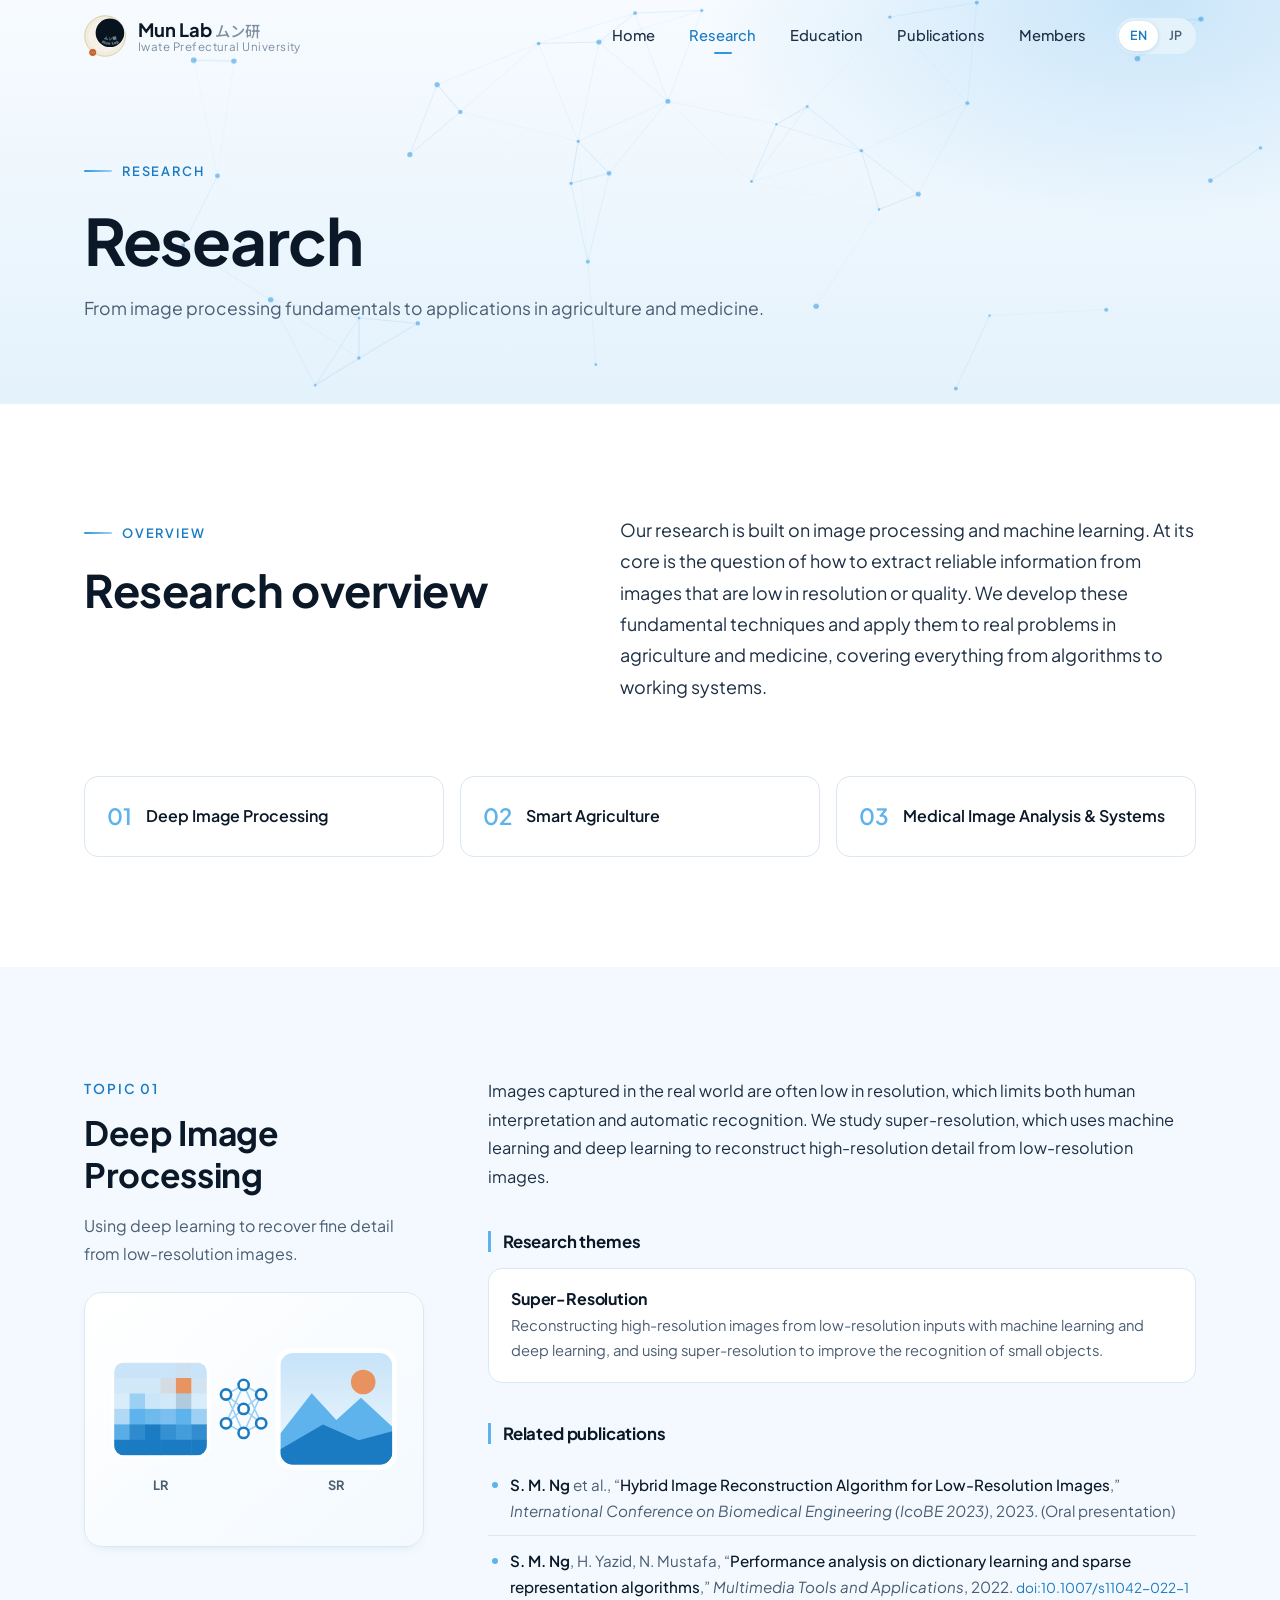
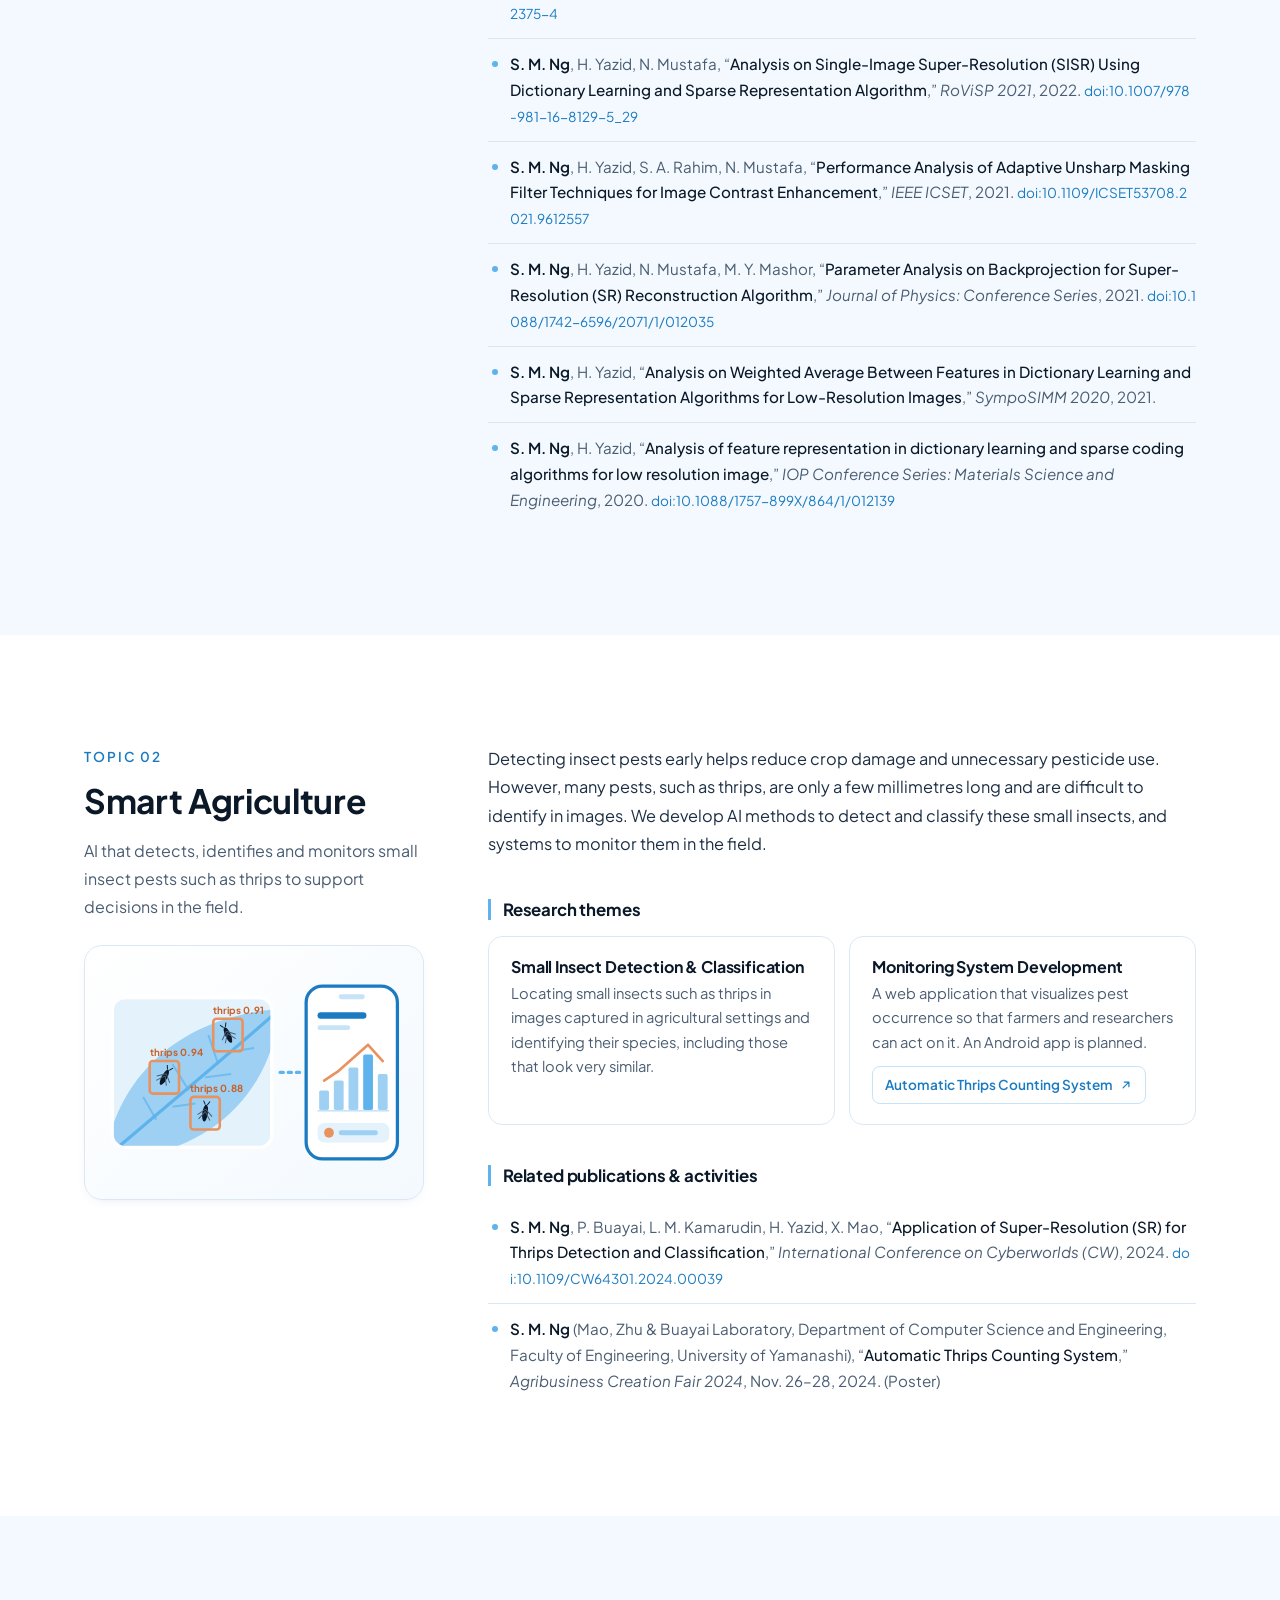
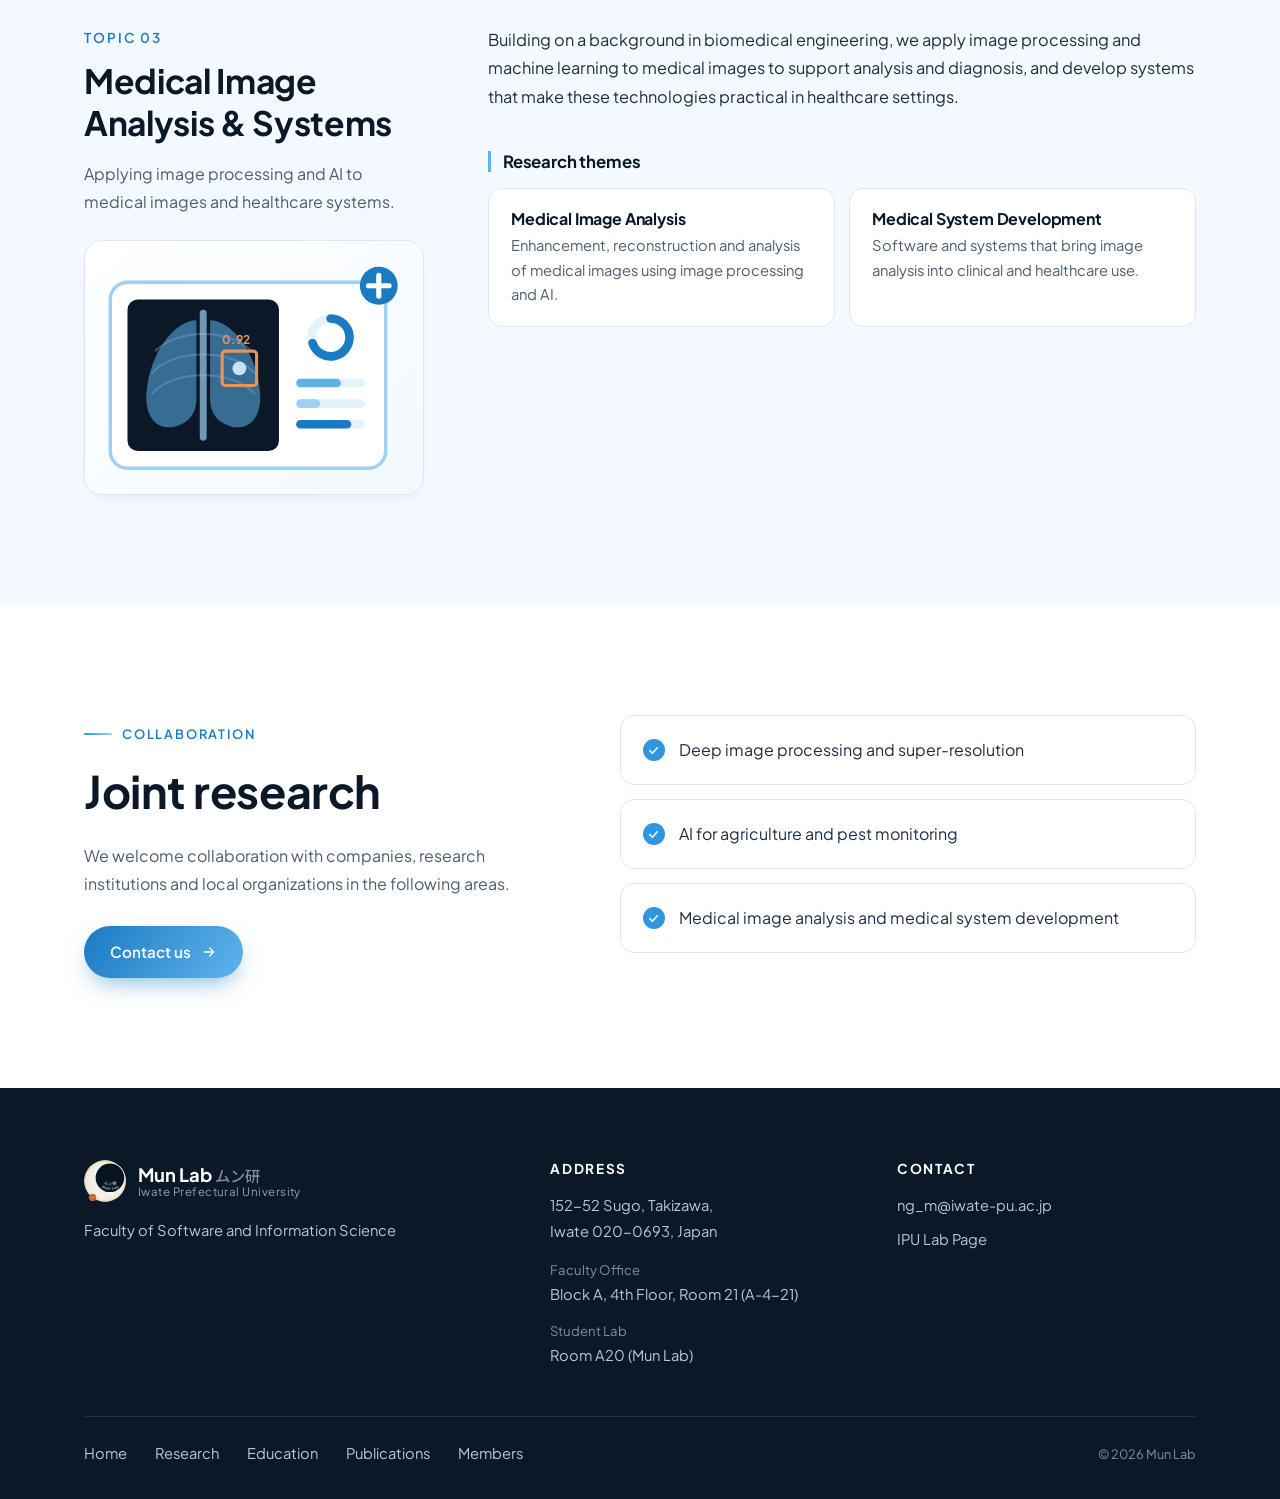
<file: research.html>
<!doctype html>
<html lang="en" data-lang="en">
<head>
  <meta charset="utf-8">
  <meta name="viewport" content="width=device-width, initial-scale=1">
  <title>Research | Mun Lab</title>
  <meta name="description" content="Research topics of Mun Lab, Iwate Prefectural University: deep image processing and super-resolution, smart agriculture, and medical image analysis.">
  <link rel="icon" href="assets/logo.svg" type="image/svg+xml">
  <link rel="preconnect" href="https://fonts.googleapis.com">
  <link rel="preconnect" href="https://fonts.gstatic.com" crossorigin>
  <link href="https://fonts.googleapis.com/css2?family=Plus+Jakarta+Sans:wght@400;500;600;700;800&family=Noto+Sans+JP:wght@400;500;700&display=swap" rel="stylesheet">
  <link rel="stylesheet" href="css/style.css?v=2.5">
  <script>(function(){var l;try{l=localStorage.getItem("lang")}catch(e){}if(!l)l=(navigator.language||"").slice(0,2)==="ja"?"ja":"en";document.documentElement.setAttribute("data-lang",l);document.documentElement.lang=l})()</script>
</head>
<body data-page="research"
      data-title-en="Research | Mun Lab"
      data-title-ja="研究紹介 | ムン研究室">

  <div id="site-header"></div>

  <main>
    <section class="page-hero">
      <canvas class="net-canvas" aria-hidden="true"></canvas>
      <div class="container">
        <div class="eyebrow reveal">Research</div>
        <h1 class="words" data-l="en">Research</h1>
        <h1 class="words" data-l="ja">研究紹介</h1>
        <p class="reveal" style="--d:.3s" data-l="en">From image processing fundamentals to applications in agriculture and medicine.</p>
        <p class="reveal" style="--d:.3s" data-l="ja">画像処理の基礎技術から、農業・医療分野への応用まで。</p>
      </div>
    </section>

    <!-- ===== Overview ===== -->
    <section class="section">
      <div class="container split">
        <div>
          <div class="eyebrow reveal">Overview</div>
          <h2 class="words" data-l="en">Research overview</h2>
          <h2 class="words" data-l="ja">研究の概要</h2>
        </div>
        <div>
          <p class="lead-text reveal" data-l="en">
            Our research is built on image processing and machine learning. At its core is the question of how to extract
            reliable information from images that are low in resolution or quality. We develop these fundamental
            techniques and apply them to real problems in agriculture and medicine, covering everything from algorithms
            to working systems.
          </p>
          <p class="lead-text reveal" data-l="ja">
            当研究室は、画像処理と機械学習を基盤とした研究に取り組んでいます。解像度や画質が十分でない画像から、いかに信頼できる情報を引き出すかを中心的な課題とし、その基礎技術を農業・医療分野の実課題へ応用しています。アルゴリズムの開発から実際に動くシステムの構築までを一貫して行っています。
          </p>
        </div>
      </div>

      <div class="container">
        <nav class="topic-index" aria-label="Research topics">
          <a class="reveal" href="#topic1" style="--d:0s">
            <span class="topic-index-num">01</span>
            <span data-l="en">Deep Image Processing</span>
            <span data-l="ja">深層画像処理</span>
          </a>
          <a class="reveal" href="#topic2" style="--d:.1s">
            <span class="topic-index-num">02</span>
            <span data-l="en">Smart Agriculture</span>
            <span data-l="ja">スマート農業</span>
          </a>
          <a class="reveal" href="#topic3" style="--d:.2s">
            <span class="topic-index-num">03</span>
            <span data-l="en">Medical Image Analysis &amp; Systems</span>
            <span data-l="ja">医療画像解析・医用システム開発</span>
          </a>
        </nav>
      </div>
    </section>

    <!-- =========================================================
         To edit a topic: change the text in its <section class="topic">.
         To add a research theme: copy one <li> in .subthemes.
         ========================================================= -->

    <!-- ===== Topic 01 ===== -->
    <section class="section tint topic" id="topic1">
      <div class="container topic-grid">
        <aside class="topic-aside">
          <div class="topic-label reveal">Topic 01</div>
          <h2 class="words" data-l="en">Deep Image Processing</h2>
          <h2 class="words" data-l="ja">深層画像処理</h2>
          <p class="topic-summary reveal" data-l="en">Using deep learning to recover fine detail from low-resolution images.</p>
          <p class="topic-summary reveal" data-l="ja">深層学習を用いて、低解像度の画像から精細な情報を復元します。</p>
          <div class="topic-visual reveal">
            <svg viewBox="-4 2.5 211 158.25" aria-hidden="true">
              <defs>
                <linearGradient id="sky1" x1="0" y1="0" x2="0" y2="1"><stop offset="0" stop-color="#c6e3f8"/><stop offset="1" stop-color="#f3f9fe"/></linearGradient>
                <clipPath id="clipLR"><rect x="14" y="46" width="58" height="58" rx="6"/></clipPath>
                <clipPath id="clipSR"><rect x="118" y="40" width="70" height="70" rx="8"/></clipPath>
              </defs>
              <rect x="12" y="44" width="62" height="62" rx="8" fill="#fff"/>
              <g clip-path="url(#clipLR)">
<rect x="14.00" y="46.00" width="9.97" height="9.97" fill="#c9e4f8"/>
<rect x="23.67" y="46.00" width="9.97" height="9.97" fill="#c9e4f8"/>
<rect x="33.33" y="46.00" width="9.97" height="9.97" fill="#c9e4f8"/>
<rect x="43.00" y="46.00" width="9.97" height="9.97" fill="#c9e4f8"/>
<rect x="52.67" y="46.00" width="9.97" height="9.97" fill="#cbe0f0"/>
<rect x="62.33" y="46.00" width="9.97" height="9.97" fill="#c9e4f8"/>
<rect x="14.00" y="55.67" width="9.97" height="9.97" fill="#d1e8f9"/>
<rect x="23.67" y="55.67" width="9.97" height="9.97" fill="#d1e8f9"/>
<rect x="33.33" y="55.67" width="9.97" height="9.97" fill="#d1e8f9"/>
<rect x="43.00" y="55.67" width="9.97" height="9.97" fill="#d4dbe2"/>
<rect x="52.67" y="55.67" width="9.97" height="9.97" fill="#e89461"/>
<rect x="62.33" y="55.67" width="9.97" height="9.97" fill="#d2e4f1"/>
<rect x="14.00" y="65.33" width="9.97" height="9.97" fill="#d8ecfa"/>
<rect x="23.67" y="65.33" width="9.97" height="9.97" fill="#9cd0f3"/>
<rect x="33.33" y="65.33" width="9.97" height="9.97" fill="#cce6f9"/>
<rect x="43.00" y="65.33" width="9.97" height="9.97" fill="#d1e8f9"/>
<rect x="52.67" y="65.33" width="9.97" height="9.97" fill="#b1cbde"/>
<rect x="62.33" y="65.33" width="9.97" height="9.97" fill="#d8ecfa"/>
<rect x="14.00" y="75.00" width="9.97" height="9.97" fill="#b1d9f6"/>
<rect x="23.67" y="75.00" width="9.97" height="9.97" fill="#5fb3ec"/>
<rect x="33.33" y="75.00" width="9.97" height="9.97" fill="#6fbaed"/>
<rect x="43.00" y="75.00" width="9.97" height="9.97" fill="#7abfef"/>
<rect x="52.67" y="75.00" width="9.97" height="9.97" fill="#5fb3ec"/>
<rect x="62.33" y="75.00" width="9.97" height="9.97" fill="#9dd0f3"/>
<rect x="14.00" y="84.67" width="9.97" height="9.97" fill="#5aade6"/>
<rect x="23.67" y="84.67" width="9.97" height="9.97" fill="#2f8bce"/>
<rect x="33.33" y="84.67" width="9.97" height="9.97" fill="#1c7cc3"/>
<rect x="43.00" y="84.67" width="9.97" height="9.97" fill="#3590d2"/>
<rect x="52.67" y="84.67" width="9.97" height="9.97" fill="#439cdb"/>
<rect x="62.33" y="84.67" width="9.97" height="9.97" fill="#318dd0"/>
<rect x="14.00" y="94.33" width="9.97" height="9.97" fill="#1c7cc3"/>
<rect x="23.67" y="94.33" width="9.97" height="9.97" fill="#1b7bc2"/>
<rect x="33.33" y="94.33" width="9.97" height="9.97" fill="#1b7bc2"/>
<rect x="43.00" y="94.33" width="9.97" height="9.97" fill="#1b7bc2"/>
<rect x="52.67" y="94.33" width="9.97" height="9.97" fill="#1b7bc2"/>
<rect x="62.33" y="94.33" width="9.97" height="9.97" fill="#1b7bc2"/>
              </g>
              <g stroke="#9dd0f3" stroke-width="1">
                <path d="M84 66L95 60M84 66L95 75M84 66L95 90M84 84L95 60M84 84L95 75M84 84L95 90M95 60L106 66M95 75L106 66M95 90L106 66M95 60L106 84M95 75L106 84M95 90L106 84"/>
              </g>
              <g fill="#fff" stroke="#1b7bc2" stroke-width="1.6">
                <circle cx="84" cy="66" r="3.2"/><circle cx="84" cy="84" r="3.2"/>
                <circle cx="95" cy="60" r="3.2"/><circle cx="95" cy="75" r="3.2"/><circle cx="95" cy="90" r="3.2"/>
                <circle cx="106" cy="66" r="3.2"/><circle cx="106" cy="84" r="3.2"/>
              </g>
              <rect x="115" y="37" width="76" height="76" rx="10" fill="#fff"/>
              <g clip-path="url(#clipSR)">
<rect x="118" y="40" width="70" height="70" fill="url(#sky1)"/>
<circle cx="169.8" cy="58.2" r="7.7" fill="#e8935f"/>
<polygon points="118.0,90.4 137.6,65.2 153.0,82.0 168.4,68.0 188.0,86.2 188.0,110.0 118.0,110.0" fill="#5fb3ec"/>
<polygon points="118.0,100.2 144.6,84.8 167.0,94.6 188.0,89.0 188.0,110.0 118.0,110.0" fill="#1b7bc2"/>
              </g>
              <g font-family="Plus Jakarta Sans, sans-serif" font-size="8" font-weight="700" fill="#4a5d72" text-anchor="middle">
                <text x="43" y="126">LR</text><text x="153" y="126">SR</text>
              </g>
            </svg>
          </div>
        </aside>

        <div class="topic-body">
          <p class="reveal" data-l="en">
            Images captured in the real world are often low in resolution, which limits both human interpretation and
            automatic recognition. We study super-resolution, which uses machine learning and deep learning to
            reconstruct high-resolution detail from low-resolution images.
          </p>
          <p class="reveal" data-l="ja">
            実環境で撮影された画像は解像度が十分でないことが多く、人による判読やAIによる認識の妨げとなります。機械学習・深層学習を用いて、低解像度画像から高解像度の詳細を復元する超解像技術の研究を行っています。
          </p>

          <h3 class="topic-h reveal"><span data-l="en">Research themes</span><span data-l="ja">研究テーマ</span></h3>
          <ul class="subthemes">
            <li class="reveal">
              <h4 data-l="en">Super-Resolution</h4><h4 data-l="ja">超解像</h4>
              <p data-l="en">Reconstructing high-resolution images from low-resolution inputs with machine learning and deep learning, and using super-resolution to improve the recognition of small objects.</p>
              <p data-l="ja">機械学習・深層学習を用いて低解像度画像から高解像度画像を再構成し、小さな物体の認識精度の向上に活用します。</p>
            </li>
          </ul>

          <h3 class="topic-h reveal"><span data-l="en">Related publications</span><span data-l="ja">関連業績</span></h3>
          <ul class="pub-list">
            <li class="reveal"><b>S. M. Ng</b> et al., “<span class="pub-title">Hybrid Image Reconstruction Algorithm for Low-Resolution Images</span>,” <i>International Conference on Biomedical Engineering (IcoBE 2023)</i>, 2023. <span data-l="en">(Oral presentation)</span><span data-l="ja">（口頭発表）</span></li>
            <li class="reveal"><b>S. M. Ng</b>, H. Yazid, N. Mustafa, “<span class="pub-title">Performance analysis on dictionary learning and sparse representation algorithms</span>,” <i>Multimedia Tools and Applications</i>, 2022. <a class="pub-doi" href="https://doi.org/10.1007/s11042-022-12375-4" target="_blank" rel="noopener">doi:10.1007/s11042-022-12375-4</a></li>
            <li class="reveal"><b>S. M. Ng</b>, H. Yazid, N. Mustafa, “<span class="pub-title">Analysis on Single-Image Super-Resolution (SISR) Using Dictionary Learning and Sparse Representation Algorithm</span>,” <i>RoViSP 2021</i>, 2022. <a class="pub-doi" href="https://doi.org/10.1007/978-981-16-8129-5_29" target="_blank" rel="noopener">doi:10.1007/978-981-16-8129-5_29</a></li>
            <li class="reveal"><b>S. M. Ng</b>, H. Yazid, S. A. Rahim, N. Mustafa, “<span class="pub-title">Performance Analysis of Adaptive Unsharp Masking Filter Techniques for Image Contrast Enhancement</span>,” <i>IEEE ICSET</i>, 2021. <a class="pub-doi" href="https://doi.org/10.1109/ICSET53708.2021.9612557" target="_blank" rel="noopener">doi:10.1109/ICSET53708.2021.9612557</a></li>
            <li class="reveal"><b>S. M. Ng</b>, H. Yazid, N. Mustafa, M. Y. Mashor, “<span class="pub-title">Parameter Analysis on Backprojection for Super-Resolution (SR) Reconstruction Algorithm</span>,” <i>Journal of Physics: Conference Series</i>, 2021. <a class="pub-doi" href="https://doi.org/10.1088/1742-6596/2071/1/012035" target="_blank" rel="noopener">doi:10.1088/1742-6596/2071/1/012035</a></li>
            <li class="reveal"><b>S. M. Ng</b>, H. Yazid, “<span class="pub-title">Analysis on Weighted Average Between Features in Dictionary Learning and Sparse Representation Algorithms for Low-Resolution Images</span>,” <i>SympoSIMM 2020</i>, 2021.</li>
            <li class="reveal"><b>S. M. Ng</b>, H. Yazid, “<span class="pub-title">Analysis of feature representation in dictionary learning and sparse coding algorithms for low resolution image</span>,” <i>IOP Conference Series: Materials Science and Engineering</i>, 2020. <a class="pub-doi" href="https://doi.org/10.1088/1757-899X/864/1/012139" target="_blank" rel="noopener">doi:10.1088/1757-899X/864/1/012139</a></li>
          </ul>
        </div>
      </div>
    </section>

    <!-- ===== Topic 02 ===== -->
    <section class="section topic" id="topic2">
      <div class="container topic-grid">
        <aside class="topic-aside">
          <div class="topic-label reveal">Topic 02</div>
          <h2 class="words" data-l="en">Smart Agriculture</h2>
          <h2 class="words" data-l="ja">スマート農業</h2>
          <p class="topic-summary reveal" data-l="en">AI that detects, identifies and monitors small insect pests such as thrips to support decisions in the field.</p>
          <p class="topic-summary reveal" data-l="ja">アザミウマなどの微小害虫を検出・識別し、その発生状況をモニタリングするAI技術で、現場の意思決定を支援します。</p>
          <div class="topic-visual reveal">
            <svg viewBox="-3.5 -2.6 207 155.25" aria-hidden="true">
              <defs>
                <clipPath id="clipCam"><rect x="14" y="30" width="96" height="90" rx="7"/></clipPath>
                <g id="thrips">
                  <ellipse cx="0" cy="0" rx="1.7" ry="5.2" fill="#0a1828"/>
                  <path d="M0-2.5l-4.5 4M0-2.5l4.5 4M0-1l-3.5 5M0-1l3.5 5" stroke="#4a5d72" stroke-width=".6" fill="none"/>
                  <path d="M-.6-5.2l-1.4-2.3M.6-5.2l1.4-2.3" stroke="#0a1828" stroke-width=".6"/>
                </g>
              </defs>
              <rect x="12" y="28" width="100" height="94" rx="9" fill="#fff"/>
              <g clip-path="url(#clipCam)">
                <rect x="14" y="30" width="96" height="90" fill="#e4f2fc"/>
                <path d="M8 128C18 70 62 40 116 36c-6 54-46 92-108 92z" fill="#9dd0f3"/>
                <path d="M8 128C46 96 82 66 116 36" fill="none" stroke="#5fb3ec" stroke-width="2"/>
                <path d="M40 104l-8-14M60 86l-10-16M78 70l-6-18M50 96l14-2M70 78l16-2M88 62l12-2" stroke="#5fb3ec" stroke-width="1.2" fill="none" opacity=".7"/>
              </g>
              <use href="#thrips" transform="translate(45 78) rotate(28)"/>
              <use href="#thrips" transform="translate(84 52) rotate(-24)"/>
              <use href="#thrips" transform="translate(70 100) rotate(8)"/>
              <g fill="none" stroke="#e8935f" stroke-width="1.6">
                <rect x="36" y="68" width="18" height="20" rx="2"/>
                <rect x="75" y="42" width="18" height="20" rx="2"/>
                <rect x="61" y="90" width="18" height="20" rx="2"/>
              </g>
              <g font-family="Plus Jakarta Sans, sans-serif" font-size="6" font-weight="700" fill="#c8602a">
                <text x="36" y="65">thrips 0.94</text>
                <text x="75" y="39">thrips 0.91</text>
                <text x="61" y="87">thrips 0.88</text>
              </g>
              <path d="M116 75h12" stroke="#5fb3ec" stroke-width="2" stroke-dasharray="2 3" stroke-linecap="round"/>
              <rect x="132" y="22" width="56" height="106" rx="10" fill="#fff" stroke="#1b7bc2" stroke-width="2"/>
              <rect x="152" y="27" width="16" height="3" rx="1.5" fill="#c6e3f8"/>
              <rect x="139" y="38" width="30" height="4" rx="2" fill="#1b7bc2"/>
              <rect x="139" y="46" width="20" height="3" rx="1.5" fill="#c6e3f8"/>
              <g fill="#9dd0f3">
                <rect x="140" y="86" width="6" height="12" rx="1"/><rect x="149" y="80" width="6" height="18" rx="1"/>
                <rect x="158" y="72" width="6" height="26" rx="1"/><rect x="167" y="64" width="6" height="34" rx="1" fill="#5fb3ec"/>
                <rect x="176" y="76" width="6" height="22" rx="1"/>
              </g>
              <path d="M143 80l9-6 9-8 9-8 9 10" fill="none" stroke="#e8935f" stroke-width="1.6" stroke-linecap="round" stroke-linejoin="round"/>
              <rect x="139" y="98" width="44" height="1" fill="#c6e3f8"/>
              <rect x="139" y="106" width="44" height="12" rx="4" fill="#e4f2fc"/>
              <circle cx="146" cy="112" r="3" fill="#e8935f"/>
              <rect x="152" y="110.5" width="24" height="3" rx="1.5" fill="#9dd0f3"/>
            </svg>
          </div>
        </aside>

        <div class="topic-body">
          <p class="reveal" data-l="en">
            Detecting insect pests early helps reduce crop damage and unnecessary pesticide use. However, many pests,
            such as thrips, are only a few millimetres long and are difficult to identify in images. We develop AI methods to
            detect and classify these small insects, and systems to monitor them in the field.
          </p>
          <p class="reveal" data-l="ja">
            害虫の早期発見は、作物被害や不要な農薬使用の削減につながります。しかし、アザミウマなどの害虫は体長数ミリと小さく、画像からの識別は容易ではありません。これらの微小害虫を検出・分類するAI手法と、現場でモニタリングするためのシステムを開発しています。
          </p>

          <h3 class="topic-h reveal"><span data-l="en">Research themes</span><span data-l="ja">研究テーマ</span></h3>
          <ul class="subthemes">
            <li class="reveal">
              <h4 data-l="en">Small Insect Detection &amp; Classification</h4><h4 data-l="ja">微小害虫の検出・分類</h4>
              <p data-l="en">Locating small insects such as thrips in images captured in agricultural settings and identifying their species, including those that look very similar.</p>
              <p data-l="ja">農業現場で撮影された画像から、アザミウマなどの微小害虫を検出し、外見がよく似た種も含めてその種類を識別します。</p>
            </li>
            <li class="reveal">
              <h4 data-l="en">Monitoring System Development</h4><h4 data-l="ja">モニタリングシステムの開発</h4>
              <p data-l="en">A web application that visualizes pest occurrence so that farmers and researchers can act on it. An Android app is planned.</p>
              <p data-l="ja">害虫の発生状況を可視化するWebアプリケーションを開発し、生産者や研究者の対策に役立てます。Androidアプリも開発予定です。</p>
              <a class="sub-link" href="https://azamiuma.ioa8lab.com/" target="_blank" rel="noopener">
                <span data-l="en">Automatic Thrips Counting System</span><span data-l="ja">アザミウマ自動計数システム</span>
                <svg viewBox="0 0 24 24" fill="none" stroke="currentColor" stroke-width="2" stroke-linecap="round" stroke-linejoin="round"><path d="M7 17L17 7M9 7h8v8"/></svg>
              </a>
            </li>
          </ul>


          <h3 class="topic-h reveal"><span data-l="en">Related publications &amp; activities</span><span data-l="ja">関連業績・活動</span></h3>
          <ul class="pub-list">
            <li class="reveal"><b>S. M. Ng</b>, P. Buayai, L. M. Kamarudin, H. Yazid, X. Mao, “<span class="pub-title">Application of Super-Resolution (SR) for Thrips Detection and Classification</span>,” <i>International Conference on Cyberworlds (CW)</i>, 2024. <a class="pub-doi" href="https://doi.org/10.1109/CW64301.2024.00039" target="_blank" rel="noopener">doi:10.1109/CW64301.2024.00039</a></li>
            <li class="reveal"><span data-l="en"><b>S. M. Ng</b> (Mao, Zhu &amp; Buayai Laboratory, Department of Computer Science and Engineering, Faculty of Engineering, University of Yamanashi), “<span class="pub-title">Automatic Thrips Counting System</span>,” <i>Agribusiness Creation Fair 2024</i>, Nov. 26–28, 2024. (Poster)</span><span data-l="ja"><b class="latin">S. M. Ng</b>（山梨大学工学部コンピュータ理工学科 茅・朱・ブアヤイ研究室）「<span class="pub-title">アザミウマ自動計数システム</span>」<i>アグリビジネス創出フェア2024</i>（2024年11月26日–28日）ポスター発表</span></li>
          </ul>
        </div>
      </div>
    </section>

    <!-- ===== Topic 03 ===== -->
    <section class="section tint topic" id="topic3">
      <div class="container topic-grid">
        <aside class="topic-aside">
          <div class="topic-label reveal">Topic 03</div>
          <h2 class="words" data-l="en">Medical Image Analysis &amp; Systems</h2>
          <h2 class="words" data-l="ja">医療画像解析・医用システム開発</h2>
          <p class="topic-summary reveal" data-l="en">Applying image processing and AI to medical images and healthcare systems.</p>
          <p class="topic-summary reveal" data-l="ja">画像処理とAIを、医用画像の解析と医療システムに応用します。</p>
          <div class="topic-visual reveal">
            <svg viewBox="5.5 -4 196 147" aria-hidden="true">
              <rect x="20" y="20" width="160" height="108" rx="10" fill="#fff" stroke="#9dd0f3" stroke-width="2"/>
              <rect x="30" y="30" width="88" height="88" rx="6" fill="#0a1828"/>
              <g fill="none" stroke="#7d8ea1" stroke-width="1.2" opacity=".45">
                <path d="M74 50c-12 0-22 4-28 10M74 62c-13 0-24 4-30 11M74 74c-13 0-24 4-30 11"/>
                <path d="M74 50c12 0 22 4 28 10M74 62c13 0 24 4 30 11M74 74c13 0 24 4 30 11"/>
              </g>
              <path d="M70 42C58 42 43 60 41 84c-1 13 5 22 16 20 8-2 13-7 13-16z" fill="#5fb3ec" opacity=".55"/>
              <path d="M78 42c12 0 27 18 29 42 1 13-5 22-16 20-8-2-13-7-13-16z" fill="#5fb3ec" opacity=".55"/>
              <rect x="72" y="36" width="4" height="76" rx="2" fill="#9dd0f3" opacity=".7"/>
              <circle cx="95" cy="70" r="4" fill="#c6e3f8"/>
              <rect x="85" y="60" width="20" height="20" rx="2" fill="none" stroke="#e8935f" stroke-width="1.8"/>
              <text x="85" y="56" font-family="Plus Jakarta Sans, sans-serif" font-size="7" font-weight="700" fill="#e8935f">0.92</text>
              <circle cx="148" cy="52" r="11" fill="none" stroke="#e4f2fc" stroke-width="5"/>
              <path d="M148 41a11 11 0 1 1-10.5 14.3" fill="none" stroke="#1b7bc2" stroke-width="5" stroke-linecap="round"/>
              <rect x="128" y="76" width="40" height="5" rx="2.5" fill="#e4f2fc"/><rect x="128" y="76" width="26" height="5" rx="2.5" fill="#5fb3ec"/>
              <rect x="128" y="88" width="40" height="5" rx="2.5" fill="#e4f2fc"/><rect x="128" y="88" width="14" height="5" rx="2.5" fill="#9dd0f3"/>
              <rect x="128" y="100" width="40" height="5" rx="2.5" fill="#e4f2fc"/><rect x="128" y="100" width="32" height="5" rx="2.5" fill="#1b7bc2"/>
              <circle cx="176" cy="22" r="11" fill="#1b7bc2"/>
              <path d="M176 16v12M170 22h12" stroke="#fff" stroke-width="3" stroke-linecap="round"/>
            </svg>
          </div>
        </aside>

        <div class="topic-body">
          <p class="reveal" data-l="en">
            Building on a background in biomedical engineering, we apply image processing and machine learning to medical
            images to support analysis and diagnosis, and develop systems that make these technologies practical in
            healthcare settings.
          </p>
          <p class="reveal" data-l="ja">
            バイオメディカル工学の知見を基盤に、画像処理・機械学習を医用画像に応用して解析や診断の支援につなげるとともに、これらの技術を医療現場で活用するためのシステム開発に取り組んでいます。
          </p>

          <h3 class="topic-h reveal"><span data-l="en">Research themes</span><span data-l="ja">研究テーマ</span></h3>
          <ul class="subthemes">
            <li class="reveal">
              <h4 data-l="en">Medical Image Analysis</h4><h4 data-l="ja">医療画像解析</h4>
              <p data-l="en">Enhancement, reconstruction and analysis of medical images using image processing and AI.</p>
              <p data-l="ja">画像処理・AIを用いた医用画像の強調・再構成・解析。</p>
            </li>
            <li class="reveal">
              <h4 data-l="en">Medical System Development</h4><h4 data-l="ja">医用システム開発</h4>
              <p data-l="en">Software and systems that bring image analysis into clinical and healthcare use.</p>
              <p data-l="ja">画像解析技術を医療・ヘルスケアの現場で活用するためのソフトウェア・システムの開発。</p>
            </li>
          </ul>

        </div>
      </div>
    </section>

    <!-- ===== Collaboration ===== -->
    <section class="section">
      <div class="container split">
        <div>
          <div class="eyebrow reveal">Collaboration</div>
          <h2 class="words" data-l="en">Joint research</h2>
          <h2 class="words" data-l="ja">共同研究について</h2>
          <p class="reveal" style="color:var(--ink-2)" data-l="en">We welcome collaboration with companies, research institutions and local organizations in the following areas.</p>
          <p class="reveal" style="color:var(--ink-2)" data-l="ja">以下の分野について、企業・研究機関・地域の皆さまとの共同研究を歓迎しています。</p>
          <a class="btn btn-primary reveal" href="index.html#contact" style="margin-top:12px">
            <span data-l="en">Contact us</span><span data-l="ja">お問い合わせ</span>
            <svg viewBox="0 0 24 24" fill="none" stroke="currentColor" stroke-width="2" stroke-linecap="round" stroke-linejoin="round"><path d="M5 12h14M13 6l6 6-6 6"/></svg>
          </a>
        </div>
        <ul class="check-list">
          <li class="reveal" style="--d:0s"><span data-l="en">Deep image processing and super-resolution</span><span data-l="ja">深層画像処理・超解像</span></li>
          <li class="reveal" style="--d:.1s"><span data-l="en">AI for agriculture and pest monitoring</span><span data-l="ja">農業・害虫モニタリングへのAI応用</span></li>
          <li class="reveal" style="--d:.2s"><span data-l="en">Medical image analysis and medical system development</span><span data-l="ja">医療画像解析・医用システム開発</span></li>
        </ul>
      </div>
    </section>
  </main>

  <div id="site-footer"></div>
  <script src="js/main.js?v=2.5"></script>
</body>
</html>
</file>
<file: css/style.css>
/* =========================================================
   Mun Lab — shared styles
   ========================================================= */

:root {
  --sky-50:  #f3f9fe;
  --sky-100: #e4f2fc;
  --sky-200: #c6e3f8;
  --sky-300: #9dd0f3;
  --sky-400: #5fb3ec;
  --sky-500: #2f97e0;
  --sky-600: #1b7bc2;
  --sky-700: #155f96;

  --navy:    #0a1828;
  --ink:     #1d2f44;
  --ink-2:   #4a5d72;
  --ink-3:   #7d8ea1;
  --line:    #dbe8f3;
  --white:   #ffffff;
  --accent:  #c8602a;   /* from the logo */

  --radius:  18px;
  --shadow:  0 10px 30px -12px rgba(21, 95, 150, 0.25);
  --shadow-lg: 0 24px 60px -20px rgba(21, 95, 150, 0.35);
  --max:     1160px;
  --header-h: 72px;

  --font-sans: "Plus Jakarta Sans", "Noto Sans JP", system-ui, -apple-system, "Hiragino Sans", "Yu Gothic", sans-serif;
  --font-head: "Plus Jakarta Sans", "Noto Sans JP", sans-serif;
}

*,
*::before,
*::after { box-sizing: border-box; }

html { scroll-behavior: smooth; -webkit-text-size-adjust: 100%; }

body {
  margin: 0;
  font-family: var(--font-sans);
  font-size: 16px;
  line-height: 1.75;
  color: var(--ink);
  background: var(--white);
  -webkit-font-smoothing: antialiased;
  overflow-x: hidden;
}

img { max-width: 100%; display: block; }
[data-l="ja"] { font-family: "Noto Sans JP", var(--font-sans); }
[data-l="ja"] .latin { font-family: var(--font-sans); }  /* English names inside Japanese text */
a { color: var(--sky-600); text-decoration: none; transition: color .2s; }
a:hover { color: var(--sky-700); }

h1, h2, h3, h4 {
  font-family: var(--font-head);
  color: var(--navy);
  line-height: 1.25;
  margin: 0 0 .5em;
  letter-spacing: -0.01em;
}

p { margin: 0 0 1em; }

.container {
  width: 100%;
  max-width: var(--max);
  margin: 0 auto;
  padding: 0 24px;
}

/* ---------- Language switching ---------- */
html[data-lang="en"] [data-l="ja"],
html[data-lang="ja"] [data-l="en"] { display: none !important; }

html[data-lang="ja"] body { line-height: 1.9; }

/* ---------- Header ---------- */
.site-header {
  position: fixed;
  inset: 0 0 auto 0;
  height: var(--header-h);
  z-index: 100;
  transition: background .3s, box-shadow .3s, backdrop-filter .3s;
}
.site-header.scrolled {
  background: rgba(255, 255, 255, 0.82);
  backdrop-filter: saturate(160%) blur(14px);
  -webkit-backdrop-filter: saturate(160%) blur(14px);
  box-shadow: 0 1px 0 var(--line);
}
.header-inner {
  height: 100%;
  display: flex;
  align-items: center;
  justify-content: space-between;
  gap: 24px;
}
.brand {
  display: flex;
  align-items: center;
  gap: 12px;
  color: var(--navy);
}
.brand-logo {
  flex: none;
  width: 42px; height: 42px;
}
.brand-logo img { width: 100%; height: 100%; object-fit: contain; }
.brand-text { display: flex; flex-direction: column; line-height: 1.15; }
.brand-name { font-family: var(--font-head); font-weight: 700; font-size: 1.15rem; }
.brand-sub { font-size: .72rem; color: var(--ink-3); letter-spacing: .04em; }

.nav { display: flex; align-items: center; gap: 6px; }
.nav a {
  position: relative;
  padding: 8px 14px;
  font-size: .92rem;
  font-weight: 500;
  color: var(--ink);
  border-radius: 999px;
}
.nav a::after {
  content: "";
  position: absolute;
  left: 50%; bottom: 3px;
  width: 0; height: 2px;
  background: var(--sky-500);
  border-radius: 2px;
  transform: translateX(-50%);
  transition: width .25s ease;
}
.nav a:hover::after,
.nav a.active::after { width: 18px; }
.nav a.active { color: var(--sky-600); }

.lang-switch {
  display: inline-flex;
  margin-left: 10px;
  padding: 3px;
  background: var(--sky-100);
  border-radius: 999px;
}
.lang-switch button {
  border: 0;
  background: transparent;
  font: inherit;
  font-size: .78rem;
  font-weight: 600;
  color: var(--ink-2);
  padding: 4px 11px;
  border-radius: 999px;
  cursor: pointer;
  transition: background .2s, color .2s;
}
.lang-switch button.active { background: var(--white); color: var(--sky-600); box-shadow: 0 1px 4px rgba(21,95,150,.18); }

.menu-toggle {
  display: none;
  width: 42px; height: 42px;
  border: 0; background: transparent;
  cursor: pointer;
  position: relative;
}
.menu-toggle span {
  position: absolute; left: 10px; right: 10px; height: 2px;
  background: var(--navy); border-radius: 2px;
  transition: transform .3s, opacity .3s;
}
.menu-toggle span:nth-child(1) { top: 14px; }
.menu-toggle span:nth-child(2) { top: 20px; }
.menu-toggle span:nth-child(3) { top: 26px; }
.menu-open .menu-toggle span:nth-child(1) { transform: translateY(6px) rotate(45deg); }
.menu-open .menu-toggle span:nth-child(2) { opacity: 0; }
.menu-open .menu-toggle span:nth-child(3) { transform: translateY(-6px) rotate(-45deg); }

/* ---------- Hero (home) ---------- */
.hero {
  position: relative;
  min-height: 100vh;
  min-height: 100svh;
  display: flex;
  align-items: center;
  overflow: hidden;
  background:
    radial-gradient(60% 60% at 85% 20%, rgba(95, 179, 236, .28), transparent 70%),
    radial-gradient(50% 50% at 10% 90%, rgba(157, 208, 243, .35), transparent 70%),
    linear-gradient(180deg, #f7fbff 0%, var(--sky-100) 100%);
}
.net-canvas {
  position: absolute;
  inset: 0;
  width: 100%;
  height: 100%;
  pointer-events: none;
}
.hero-content {
  position: relative;
  z-index: 2;
  padding-top: var(--header-h);
  padding-bottom: 80px; /* leave room for the scroll hint */
  display: grid;
  grid-template-columns: 1.25fr .75fr;
  align-items: center;
  gap: 48px;
}
.eyebrow {
  display: inline-flex;
  align-items: center;
  gap: 10px;
  font-size: .8rem;
  font-weight: 600;
  letter-spacing: .14em;
  text-transform: uppercase;
  color: var(--sky-600);
  margin-bottom: 18px;
}
.eyebrow::before {
  content: "";
  width: 28px; height: 2px;
  background: linear-gradient(90deg, var(--sky-500), var(--sky-300));
  border-radius: 2px;
}
.hero h1 {
  font-size: clamp(3rem, 8vw, 6rem);
  font-weight: 700;
  letter-spacing: -0.03em;
  margin-bottom: .15em;
}
.hero h1 .grad {
  background: linear-gradient(100deg, var(--sky-600), var(--sky-400) 60%, var(--sky-300));
  -webkit-background-clip: text;
  background-clip: text;
  color: transparent;
}
.hero-sub {
  font-size: clamp(1rem, 1.6vw, 1.2rem);
  color: var(--ink-2);
  margin-bottom: 8px;
}
.hero-lead {
  font-size: clamp(1.15rem, 2.2vw, 1.55rem);
  font-family: var(--font-head);
  font-weight: 500;
  color: var(--navy);
  max-width: 36em;
  margin: 26px 0 36px;
  line-height: 1.55;
}
.hero-actions { display: flex; flex-wrap: wrap; gap: 14px; }

.hero-logo {
  position: relative;
  justify-self: center;
  width: min(360px, 80%);
  aspect-ratio: 1;
}
.hero-logo::before {
  content: "";
  position: absolute;
  inset: -12%;
  border-radius: 50%;
  background: radial-gradient(circle, rgba(95,179,236,.35), transparent 65%);
  animation: pulse 6s ease-in-out infinite;
}
.logo-badge {
  position: relative;
  display: block;
  width: 100%;
  height: 100%;
  animation: float 7s ease-in-out infinite;
}
.logo-badge img {
  width: 100%;
  height: 100%;
  object-fit: contain;
  filter: drop-shadow(0 24px 36px rgba(21, 95, 150, .28));
}
.orbit {
  position: absolute;
  inset: -8%;
  border: 1px dashed rgba(47, 151, 224, .35);
  border-radius: 50%;
  animation: spin 40s linear infinite;
}
.orbit::after {
  content: "";
  position: absolute;
  top: 50%; left: -5px;
  width: 10px; height: 10px;
  background: var(--sky-500);
  border-radius: 50%;
  box-shadow: 0 0 12px var(--sky-400);
}
.orbit.o2 { inset: -18%; animation-duration: 60s; animation-direction: reverse; border-color: rgba(47,151,224,.18); }
.orbit.o2::after { background: var(--accent); box-shadow: 0 0 12px rgba(200,96,42,.6); top: 20%; left: 12%; }

@keyframes float { 0%,100% { transform: translateY(0); } 50% { transform: translateY(-14px); } }
@keyframes pulse { 0%,100% { opacity: .7; transform: scale(1); } 50% { opacity: 1; transform: scale(1.06); } }
@keyframes spin { to { transform: rotate(360deg); } }

.scroll-hint {
  position: absolute;
  left: 50%; bottom: 28px;
  transform: translateX(-50%);
  z-index: 2;
  display: flex; flex-direction: column; align-items: center; gap: 8px;
  font-size: .7rem; letter-spacing: .2em; text-transform: uppercase; color: var(--ink-3);
}
.scroll-hint::after {
  content: "";
  width: 1px; height: 44px;
  background: linear-gradient(var(--sky-500), transparent);
  animation: drip 2s ease-in-out infinite;
  transform-origin: top;
}
@media (max-height: 640px) { .scroll-hint { display: none; } }
@keyframes drip { 0% { transform: scaleY(0); } 50% { transform: scaleY(1); } 100% { transform: scaleY(1); opacity: 0; } }

/* ---------- Buttons ---------- */
.btn {
  display: inline-flex;
  align-items: center;
  gap: 10px;
  padding: 13px 26px;
  border-radius: 999px;
  font-weight: 600;
  font-size: .95rem;
  transition: transform .2s, box-shadow .2s, background .2s, color .2s;
}
.btn-primary {
  background: linear-gradient(120deg, var(--sky-600), var(--sky-400));
  color: var(--white);
  box-shadow: 0 10px 24px -8px rgba(27, 123, 194, .6);
}
.btn-primary:hover { color: var(--white); transform: translateY(-2px); box-shadow: 0 16px 30px -10px rgba(27, 123, 194, .7); }
.btn-ghost {
  background: rgba(255,255,255,.7);
  color: var(--sky-700);
  border: 1px solid var(--sky-200);
}
.btn-ghost:hover { background: var(--white); transform: translateY(-2px); }
.btn svg { width: 16px; height: 16px; transition: transform .2s; }
.btn:hover svg { transform: translateX(3px); }

/* ---------- Page header (sub pages) ---------- */
.page-hero {
  position: relative;
  overflow: hidden;
  padding: calc(var(--header-h) + 80px) 0 80px;
  background:
    radial-gradient(50% 80% at 90% 0%, rgba(95, 179, 236, .3), transparent 70%),
    linear-gradient(180deg, #f7fbff, var(--sky-100));
}
.page-hero .container { position: relative; z-index: 2; }
.page-hero h1 { font-size: clamp(2.4rem, 6vw, 4rem); letter-spacing: -0.02em; margin-bottom: .2em; }
.page-hero p { color: var(--ink-2); font-size: 1.1rem; max-width: 40em; margin: 0; }

/* ---------- Sections ---------- */
.section { padding: 110px 0; position: relative; }
.section.tint { background: var(--sky-50); }
.section-head { margin-bottom: 56px; max-width: 720px; }
.section-head h2 { font-size: clamp(1.9rem, 4vw, 2.8rem); }
.section-head p { color: var(--ink-2); font-size: 1.05rem; }
.section-head.center { margin-left: auto; margin-right: auto; text-align: center; }
.section-head.center .eyebrow { justify-content: center; }

.split {
  display: grid;
  grid-template-columns: .9fr 1.1fr;
  gap: 64px;
  align-items: start;
}
.split > div > h2 { font-size: clamp(1.9rem, 4vw, 2.8rem); }
.lead-text { font-size: 1.12rem; color: var(--ink); }

.chips { display: flex; flex-wrap: wrap; gap: 10px; margin-top: 24px; }
.chip {
  padding: 7px 16px;
  border-radius: 999px;
  background: var(--white);
  border: 1px solid var(--sky-200);
  color: var(--sky-700);
  font-size: .88rem;
  font-weight: 500;
}

/* ---------- Cards ---------- */
.cards {
  display: grid;
  grid-template-columns: repeat(auto-fill, minmax(250px, 1fr));
  gap: 24px;
}
.card {
  position: relative;
  padding: 32px 28px;
  background: var(--white);
  border: 1px solid var(--line);
  border-radius: var(--radius);
  transition: transform .35s cubic-bezier(.2,.7,.2,1), box-shadow .35s, border-color .35s;
  overflow: hidden;
}
.card::before {
  content: "";
  position: absolute;
  inset: 0 0 auto 0;
  height: 3px;
  background: linear-gradient(90deg, var(--sky-500), var(--sky-300));
  transform: scaleX(0);
  transform-origin: left;
  transition: transform .4s ease;
}
.card:hover { transform: translateY(-6px); box-shadow: var(--shadow-lg); border-color: var(--sky-200); }
.card:hover::before { transform: scaleX(1); }
.card h3 { font-size: 1.15rem; margin-bottom: .6em; }
.card p { color: var(--ink-2); font-size: .95rem; margin: 0; }
.card-icon {
  width: 52px; height: 52px;
  display: grid; place-items: center;
  border-radius: 14px;
  background: linear-gradient(135deg, var(--sky-100), var(--sky-200));
  color: var(--sky-600);
  margin-bottom: 22px;
}
.card-icon svg { width: 26px; height: 26px; }
.card-num {
  position: absolute;
  top: 22px; right: 26px;
  font-family: var(--font-head);
  font-size: .85rem;
  font-weight: 600;
  color: var(--sky-300);
}

/* ---------- News ---------- */
.news-list { list-style: none; margin: 0; padding: 0; border-top: 1px solid var(--line); }
.news-item {
  display: grid;
  grid-template-columns: 130px 110px 1fr;
  gap: 20px;
  align-items: baseline;
  padding: 24px 4px;
  border-bottom: 1px solid var(--line);
}
.news-date { font-family: var(--font-head); font-weight: 600; color: var(--sky-600); }
.tag {
  display: inline-block;
  font-size: .72rem;
  font-weight: 600;
  letter-spacing: .06em;
  padding: 3px 10px;
  border-radius: 6px;
  background: var(--sky-100);
  color: var(--sky-700);
  text-align: center;
  white-space: nowrap;
}
.tag.accent { background: #fbeee6; color: var(--accent); }

/* ---------- Contact band ---------- */
.contact-band {
  position: relative;
  overflow: hidden;
  padding: 72px 56px;
  border-radius: 28px;
  background: linear-gradient(120deg, var(--sky-600), var(--sky-400));
  color: var(--white);
  display: flex;
  align-items: center;
  justify-content: space-between;
  gap: 32px;
  flex-wrap: wrap;
}
.contact-band::after {
  content: "";
  position: absolute;
  right: -80px; top: -80px;
  width: 320px; height: 320px;
  border-radius: 50%;
  border: 50px solid rgba(255,255,255,.12);
}
.contact-band h2 { color: var(--white); font-size: clamp(1.6rem, 3.4vw, 2.3rem); margin-bottom: .3em; }
.contact-band p { margin: 0; opacity: .9; }
.lab-location { margin-top: 22px; padding-top: 18px; border-top: 1px solid rgba(255,255,255,.25); font-size: .95rem; }
.contact-band .lab-addr { opacity: 1; margin-bottom: 12px; }
.lab-rooms { margin: 0; display: flex; flex-wrap: wrap; gap: 12px 40px; }
.lab-rooms dt { font-size: .8rem; opacity: .75; }
.lab-rooms dd { margin: 0; }
.contact-band .btn { background: var(--white); color: var(--sky-700); position: relative; z-index: 1; }
.contact-band .btn:hover { transform: translateY(-2px); box-shadow: 0 14px 30px -10px rgba(0,0,0,.3); }

/* ---------- Home: research topics & education ---------- */
.section-head.with-link {
  max-width: none;
  display: flex; align-items: flex-end; justify-content: space-between; gap: 24px; flex-wrap: wrap;
}
.more-link { display: inline-flex; align-items: center; gap: 6px; font-weight: 600; white-space: nowrap; }
.more-link svg { width: 16px; height: 16px; transition: transform .2s; }
.more-link:hover svg { transform: translateX(3px); }

.topic-cards { display: grid; grid-template-columns: repeat(3, 1fr); gap: 24px; }
.topic-card { display: flex; flex-direction: column; color: inherit; }
.topic-card:hover { color: inherit; }
.topic-card ul {
  list-style: none; margin: 20px 0 0; padding: 18px 0 0;
  border-top: 1px solid var(--line);
  display: grid; gap: 6px;
  font-size: .9rem; color: var(--ink);
}
.topic-card li { position: relative; padding-left: 16px; }
.topic-card li::before {
  content: ""; position: absolute; left: 0; top: .7em;
  width: 6px; height: 6px; border-radius: 50%; background: var(--sky-400);
}

.edu-sub { font-size: 1.05rem; margin: 28px 0 8px; padding-left: 12px; border-left: 3px solid var(--sky-400); }
.edu-sub + p, .edu-sub + p + p { color: var(--ink-2); }
.edu-groups { display: grid; gap: 18px; }
.edu-group {
  padding: 24px 28px;
  background: var(--white);
  border: 1px solid var(--line);
  border-radius: 14px;
}
.edu-group h3 { font-size: .9rem; color: var(--sky-600); letter-spacing: .04em; margin-bottom: 8px; }
.edu-group ul { margin: 0; padding-left: 1.2em; color: var(--ink); }

/* ---------- Research page ---------- */
.topic-index { display: grid; grid-template-columns: repeat(3, 1fr); gap: 16px; margin-top: 56px; }
.topic-index a {
  display: flex; align-items: center; gap: 14px;
  padding: 20px 22px;
  border: 1px solid var(--line);
  border-radius: 14px;
  color: var(--navy);
  font-weight: 600;
  transition: border-color .2s, box-shadow .2s, transform .2s;
}
.topic-index a:hover { border-color: var(--sky-300); box-shadow: var(--shadow); transform: translateY(-2px); color: var(--navy); }
.topic-index-num { font-family: var(--font-head); font-size: 1.4rem; color: var(--sky-400); }

.topic { scroll-margin-top: var(--header-h); }
.topic-grid { display: grid; grid-template-columns: 340px 1fr; gap: 64px; align-items: start; }
.topic-aside { position: sticky; top: calc(var(--header-h) + 32px); }
.topic-label {
  font-family: var(--font-head); font-size: .85rem; font-weight: 600;
  letter-spacing: .14em; text-transform: uppercase; color: var(--sky-600);
  margin-bottom: 10px;
}
.topic-aside h2 { font-size: clamp(1.6rem, 3vw, 2.1rem); }
.topic-summary { color: var(--ink-2); }
.topic-visual {
  margin-top: 24px;
  aspect-ratio: 4 / 3;
  border-radius: var(--radius);
  background: linear-gradient(140deg, var(--white), var(--sky-50));
  border: 1px solid var(--line);
  box-shadow: 0 4px 14px -10px rgba(21, 95, 150, .35);
  display: grid; place-items: center;
}
.topic-visual svg { width: 100%; height: 100%; }
.topic-body > p { color: var(--ink); font-size: 1.02rem; }
.topic-h {
  font-size: 1.05rem;
  margin: 40px 0 16px;
  padding-left: 12px;
  border-left: 3px solid var(--sky-400);
}
.subthemes { list-style: none; margin: 0; padding: 0; display: grid; grid-template-columns: repeat(2, 1fr); gap: 14px; }
.subthemes li {
  padding: 20px 22px;
  background: var(--white);
  border: 1px solid var(--line);
  border-radius: 14px;
}
.subthemes li:only-child { grid-column: 1 / -1; }
.sub-link {
  display: inline-flex; align-items: center; gap: 6px;
  margin-top: 12px; padding: 6px 12px;
  border: 1px solid var(--sky-200); border-radius: 8px;
  font-size: .85rem; font-weight: 600;
}
.sub-link:hover { background: var(--sky-50); }
.sub-link svg { width: 14px; height: 14px; }
.subthemes h4 { font-size: 1rem; margin: 0 0 4px; }
.subthemes p { margin: 0; color: var(--ink-2); font-size: .92rem; line-height: 1.65; }

.check-list { list-style: none; padding: 0; margin: 0; display: grid; gap: 14px; }
.check-list li {
  display: flex; gap: 14px; align-items: flex-start;
  padding: 20px 22px;
  background: var(--white);
  border: 1px solid var(--line);
  border-radius: 14px;
}
.check-list li::before {
  content: "";
  flex: none;
  width: 22px; height: 22px; margin-top: 3px;
  border-radius: 50%;
  background: var(--sky-500) url("data:image/svg+xml,%3Csvg xmlns='http://www.w3.org/2000/svg' viewBox='0 0 24 24' fill='none' stroke='white' stroke-width='3' stroke-linecap='round' stroke-linejoin='round'%3E%3Cpath d='M5 12l5 5 9-10'/%3E%3C/svg%3E") center / 13px no-repeat;
}

/* ---------- Publications ---------- */
.pub-year-title {
  font-size: 1.5rem;
  color: var(--sky-600);
  margin: 0 0 12px;
  padding-bottom: 8px;
  border-bottom: 2px solid var(--sky-100);
}
.pub-list { list-style: none; margin: 0 0 44px; padding: 0; }
.pub-list:last-child { margin-bottom: 0; }
.pub-list li {
  position: relative;
  padding: 12px 0 12px 22px;
  color: var(--ink-2);
  font-size: .95rem;
  line-height: 1.7;
  border-bottom: 1px solid var(--line);
}
.pub-list li:last-child { border-bottom: 0; }
.pub-list li::before {
  content: "";
  position: absolute; left: 4px; top: 22px;
  width: 6px; height: 6px; border-radius: 50%;
  background: var(--sky-400);
}
.pub-list b { color: var(--navy); font-weight: 600; }
.pub-title { color: var(--navy); font-weight: 500; }
.pub-doi { font-size: .85rem; word-break: break-all; }
.pub-type {
  display: inline-block; vertical-align: 1px;
  margin-right: 6px; padding: 1px 8px;
  border-radius: 5px;
  font-size: .7rem; font-weight: 600; letter-spacing: .04em;
  background: #fbeee6; color: var(--accent);
}
.pub-type.conf { background: var(--sky-100); color: var(--sky-700); }

.pub-link {
  display: inline-flex; align-items: center; gap: 6px;
  font-size: .8rem; font-weight: 600;
  padding: 4px 12px;
  border-radius: 6px;
  border: 1px solid var(--sky-200);
}
.pub-link:hover { background: var(--sky-50); }

.simple-list { list-style: none; margin: 0; padding: 0; display: grid; gap: 14px; }
.simple-list li {
  display: grid;
  grid-template-columns: 100px 1fr;
  gap: 20px;
  padding: 20px 24px;
  background: var(--white);
  border: 1px solid var(--line);
  border-radius: 14px;
}
.simple-list .when { font-family: var(--font-head); font-weight: 600; color: var(--sky-600); }
.simple-list .what { color: var(--navy); font-weight: 500; }
.simple-list .where { color: var(--ink-2); font-size: .92rem; }

/* ---------- Members ---------- */
.pi-card {
  display: grid;
  grid-template-columns: 260px 1fr;
  gap: 56px;
  padding: 48px;
  background: var(--white);
  border: 1px solid var(--line);
  border-radius: 28px;
  box-shadow: var(--shadow);
}
.avatar {
  width: 100%;
  aspect-ratio: 1;
  border-radius: 24px;
  background:
    radial-gradient(circle at 30% 25%, rgba(255,255,255,.5), transparent 50%),
    linear-gradient(140deg, var(--sky-300), var(--sky-600));
  display: grid;
  place-items: center;
  color: var(--white);
  font-family: var(--font-head);
  font-size: 4.5rem;
  font-weight: 700;
  letter-spacing: -0.02em;
}
.pi-role { color: var(--sky-600); font-weight: 600; font-size: .9rem; letter-spacing: .04em; margin-bottom: 4px; }
.pi-name { font-size: clamp(1.8rem, 3.5vw, 2.4rem); margin-bottom: 2px; }
.pi-kana { color: var(--ink-3); margin-bottom: 18px; }
.pi-aff { color: var(--ink-2); margin-bottom: 18px; }
.pi-links { display: flex; flex-wrap: wrap; gap: 10px; margin-top: 24px; }
img.avatar { object-fit: cover; height: auto; }
.pi-bio p { color: var(--ink); margin: 0 0 12px; }
.pi-bio p:last-child { margin-bottom: 0; }
.edu-text p { color: var(--ink); font-size: 1.05rem; }

.coming-soon {
  text-align: center;
  padding: 72px 24px;
  border: 2px dashed var(--sky-200);
  border-radius: 28px;
  background: var(--sky-50);
}
.coming-soon .dots { display: inline-flex; gap: 8px; margin-bottom: 18px; }
.coming-soon .dots span {
  width: 10px; height: 10px; border-radius: 50%;
  background: var(--sky-400);
  animation: bounce 1.4s ease-in-out infinite;
}
.coming-soon .dots span:nth-child(2) { animation-delay: .15s; }
.coming-soon .dots span:nth-child(3) { animation-delay: .3s; }
@keyframes bounce { 0%,80%,100% { transform: translateY(0); opacity: .5; } 40% { transform: translateY(-10px); opacity: 1; } }
.coming-soon h3 { font-size: 1.6rem; }
.coming-soon p { color: var(--ink-2); margin: 0; }

/* ---------- Footer ---------- */
.site-footer {
  background: var(--navy);
  color: #b9c8d8;
  padding: 72px 0 32px;
  font-size: .92rem;
}
.footer-grid {
  display: grid;
  grid-template-columns: 1.4fr 1fr 1fr;
  gap: 48px;
  padding-bottom: 48px;
  border-bottom: 1px solid rgba(255,255,255,.1);
}
.site-footer .brand { color: var(--white); margin-bottom: 16px; }
.site-footer .brand-sub { color: #8ea3b8; }
.site-footer h4 { color: var(--white); font-size: .85rem; letter-spacing: .12em; text-transform: uppercase; margin-bottom: 16px; }
html[data-lang="ja"] .site-footer h4 { letter-spacing: .04em; font-size: .9rem; }
.site-footer ul { list-style: none; margin: 0; padding: 0; display: grid; gap: 8px; }
.site-footer a { color: #b9c8d8; }
.site-footer a:hover { color: var(--sky-300); }
.f-postal { font-style: normal; margin-bottom: 14px; }
.f-rooms { margin: 0; }
.f-rooms dt { color: #7d90a4; font-size: .82rem; }
.f-rooms dd { margin: 0 0 12px; }
.f-rooms dd:last-child { margin-bottom: 0; }
.footer-bottom {
  display: flex; align-items: center; justify-content: space-between; flex-wrap: wrap;
  gap: 16px 32px;
  padding-top: 24px;
}
.footer-nav { display: flex; flex-wrap: wrap; gap: 8px 28px; }
.copyright { font-size: .8rem; color: #7d90a4; }

/* ---------- Scroll reveal (float up) ---------- */
.reveal {
  opacity: 0;
  transform: translateY(40px);
  transition: opacity .9s cubic-bezier(.2,.7,.2,1), transform .9s cubic-bezier(.2,.7,.2,1);
  transition-delay: var(--d, 0s);
}
.reveal.in { opacity: 1; transform: none; }

/* Word-by-word float up */
.words .w {
  display: inline-block;
  opacity: 0;
  transform: translateY(.6em);
  filter: blur(6px);
  transition: opacity .7s ease, transform .7s cubic-bezier(.2,.7,.2,1), filter .7s ease;
  transition-delay: calc(var(--i) * 45ms + var(--d, 0s));
}
.words.in .w { opacity: 1; transform: none; filter: none; }

/* ---------- Responsive ---------- */
@media (max-width: 960px) {
  .hero-content { grid-template-columns: 1fr; text-align: left; gap: 24px; }
  .hero-logo { width: 200px; justify-self: start; order: -1; margin-top: 24px; }
  .scroll-hint { display: none; }
  .split, .topic-grid { grid-template-columns: 1fr; gap: 32px; }
  .topic-aside { position: static; }
  .topic-visual { display: none; }
  .topic-cards, .topic-index { grid-template-columns: 1fr; }
  .pi-card { grid-template-columns: 1fr; gap: 32px; padding: 32px; }
  .pi-card .avatar { max-width: 200px; }
  .footer-grid { grid-template-columns: 1fr 1fr; }
  .footer-grid > :first-child { grid-column: 1 / -1; }
}

@media (max-width: 820px) {
  .menu-toggle { display: block; }
  .nav {
    position: fixed;
    top: var(--header-h); left: 0; right: 0;
    flex-direction: column;
    align-items: stretch;
    gap: 0;
    padding: 12px 16px 24px;
    background: rgba(255,255,255,.97);
    backdrop-filter: blur(14px);
    box-shadow: 0 20px 40px -20px rgba(21,95,150,.3);
    transform: translateY(-120%);
    opacity: 0;
    transition: transform .35s ease, opacity .35s ease;
  }
  .menu-open .nav { transform: none; opacity: 1; }
  .menu-open .site-header { background: rgba(255,255,255,.97); }
  .nav a { padding: 14px 12px; border-radius: 10px; }
  .nav a::after { display: none; }
  .nav a.active { background: var(--sky-50); }
  .lang-switch { margin: 12px 0 0; align-self: flex-start; }
}

@media (max-width: 640px) {
  .container { padding: 0 16px; }
  .section { padding: 80px 0; }
  .news-item { grid-template-columns: 1fr; gap: 6px; }
  .news-item .tag { justify-self: start; }
  .simple-list li { grid-template-columns: 1fr; gap: 4px; }
  .subthemes { grid-template-columns: 1fr; }
  .contact-band { padding: 48px 28px; }
  .footer-grid { grid-template-columns: 1fr; }
  .brand-sub { display: none; }
}

@media (prefers-reduced-motion: reduce) {
  *, *::before, *::after { animation: none !important; transition: none !important; }
  .reveal, .words .w { opacity: 1; transform: none; filter: none; }
  html { scroll-behavior: auto; }
}
</file>
